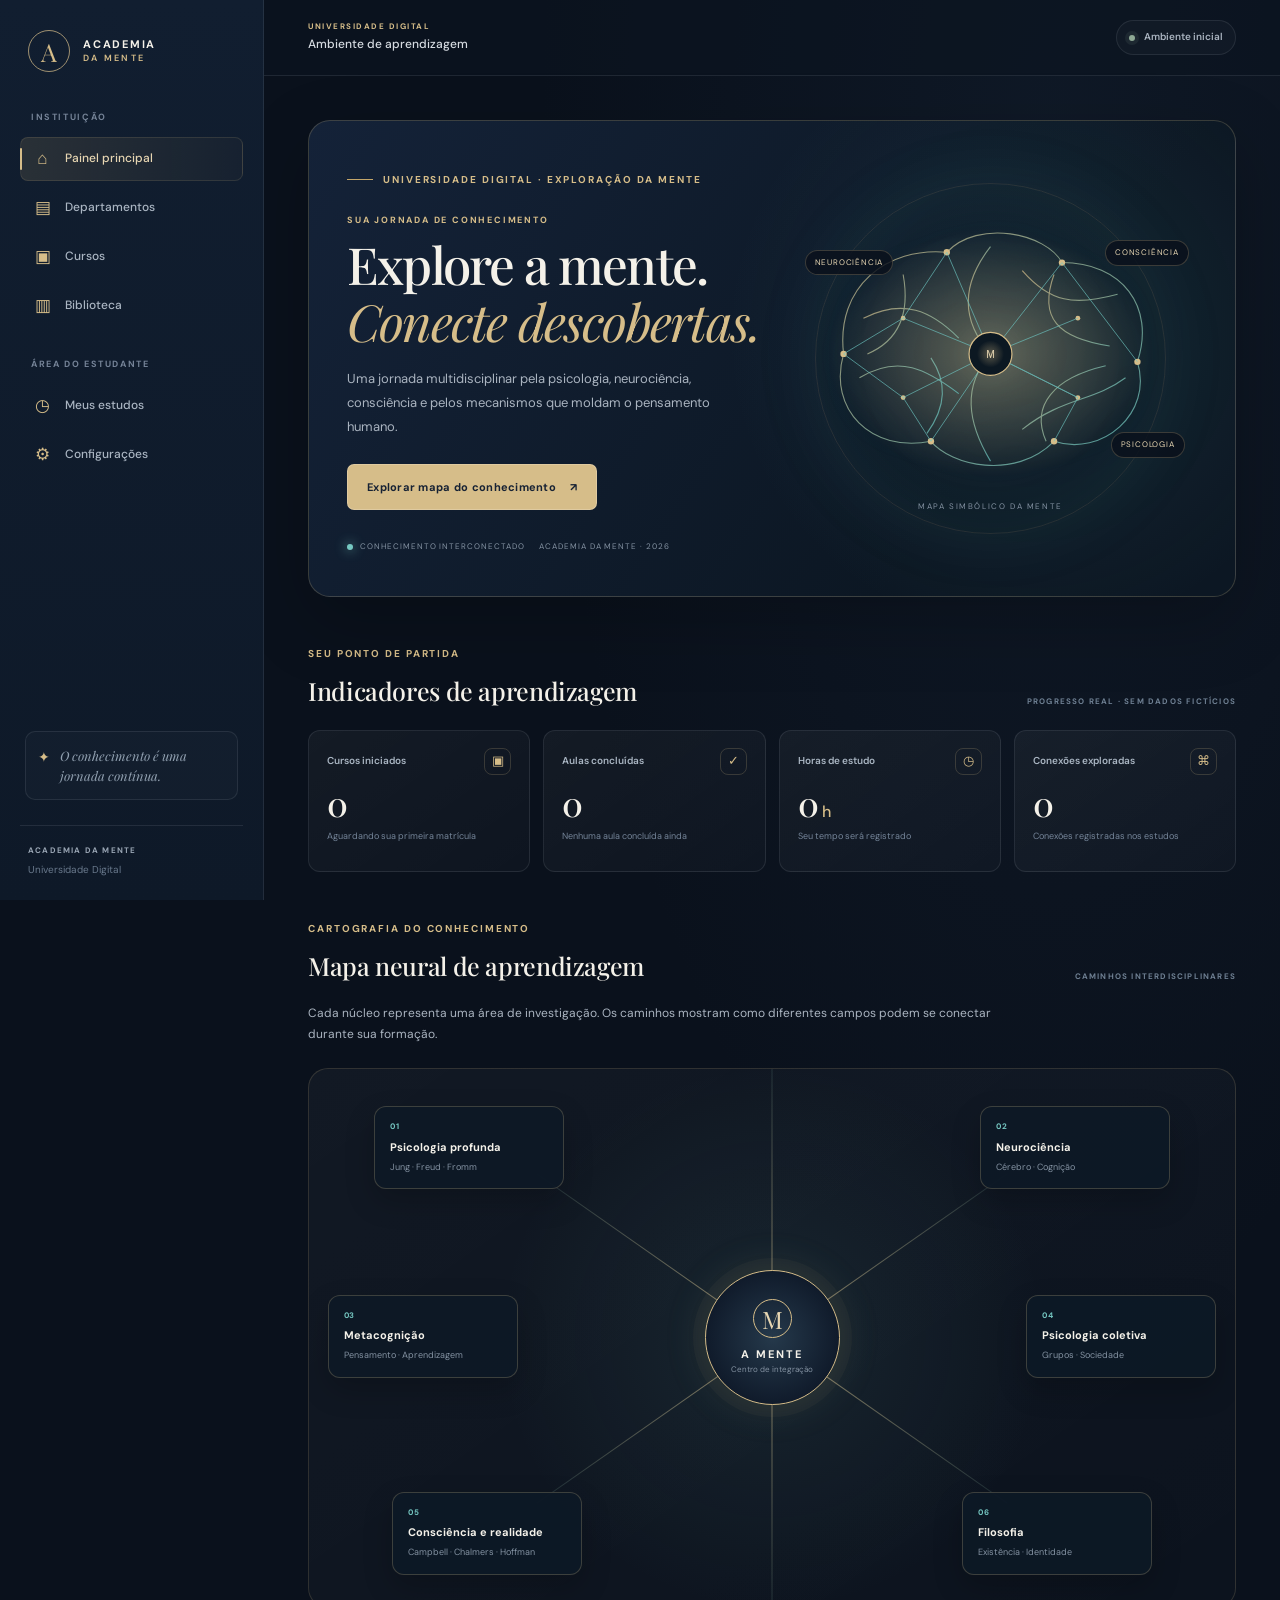
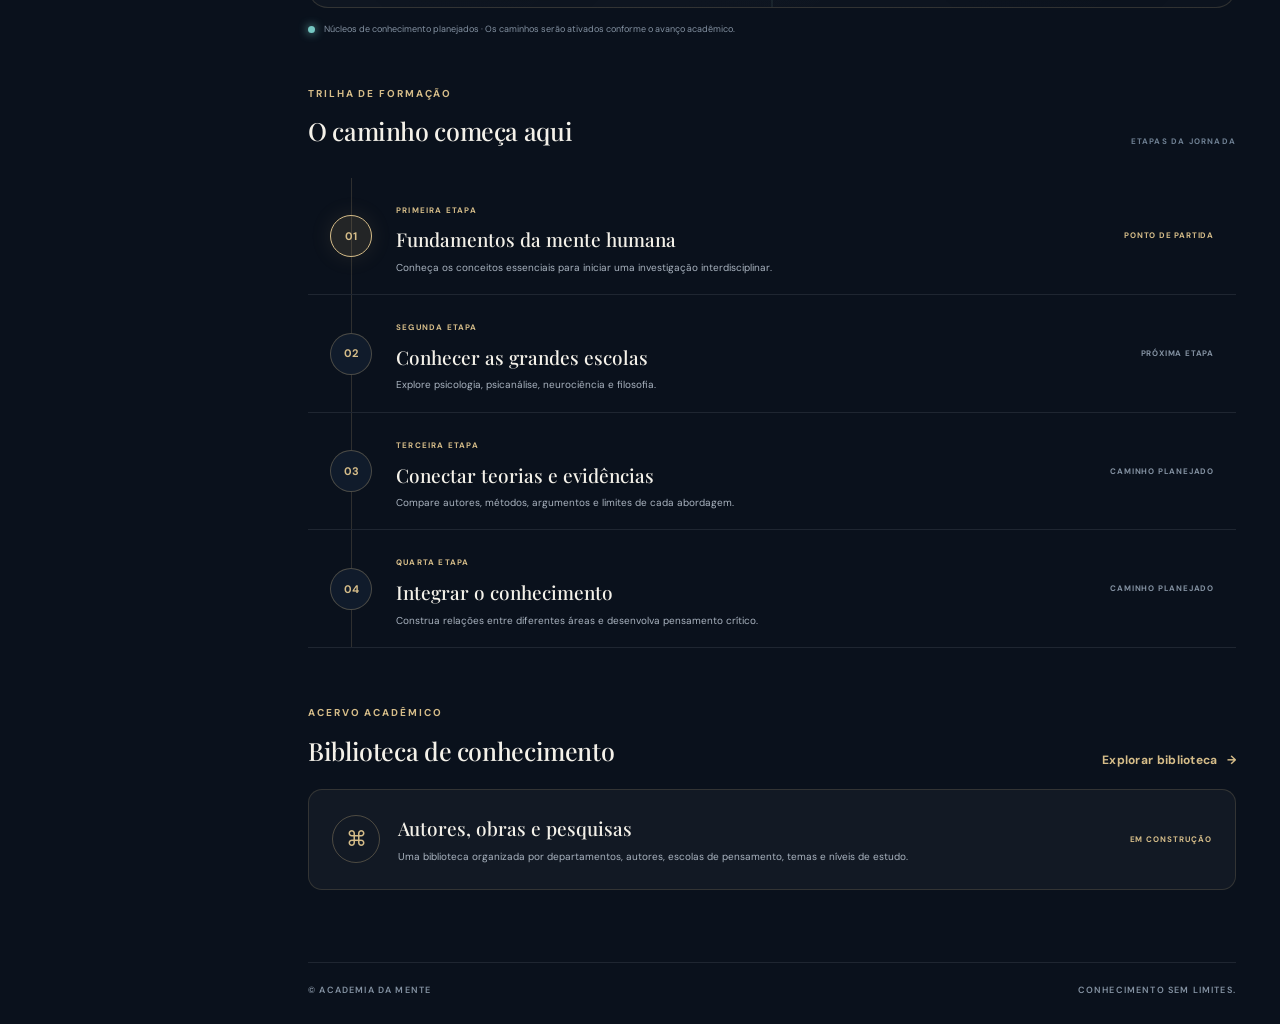
<file: index.html>
<!DOCTYPE html>
<html lang="pt-BR">
<head>
  <meta charset="UTF-8">
  <meta name="viewport" content="width=device-width, initial-scale=1.0">
  <meta name="theme-color" content="#101b2b">
  <meta name="description" content="Academia da Mente — universidade digital de conhecimento, desenvolvimento intelectual e aprendizagem.">
  <title>Academia da Mente | Universidade Digital</title>
  <link rel="stylesheet" href="style.css">
  <link rel="stylesheet" href="css/components.css">
  <link rel="stylesheet" href="css/dashboard.css">
  <link rel="stylesheet" href="css/responsive.css">
</head>
<body>
  <a class="skip-link" href="#conteudo">Ir para o conteúdo principal</a>

  <div class="app-layout">
    <aside class="sidebar" aria-label="Navegação principal">
      <a class="brand" href="index.html" aria-label="Academia da Mente — página inicial">
        <span class="brand-symbol" aria-hidden="true">A</span>
        <span class="brand-text"><strong>ACADEMIA</strong><span>DA MENTE</span></span>
      </a>

      <div class="sidebar-section">
        <span class="menu-label">INSTITUIÇÃO</span>
        <nav class="sidebar-nav">
          <a class="nav-link is-active" href="index.html" aria-current="page"><span class="nav-icon" aria-hidden="true">⌂</span><span>Painel principal</span></a>
          <a class="nav-link" href="pages/departamentos.html"><span class="nav-icon" aria-hidden="true">▤</span><span>Departamentos</span></a>
          <a class="nav-link" href="pages/cursos.html"><span class="nav-icon" aria-hidden="true">▣</span><span>Cursos</span></a>
          <a class="nav-link" href="pages/biblioteca.html"><span class="nav-icon" aria-hidden="true">▥</span><span>Biblioteca</span></a>
        </nav>
      </div>

      <div class="sidebar-section">
        <span class="menu-label">ÁREA DO ESTUDANTE</span>
        <nav class="sidebar-nav">
          <a class="nav-link" href="pages/meus-estudos.html"><span class="nav-icon" aria-hidden="true">◷</span><span>Meus estudos</span></a>
          <a class="nav-link" href="pages/configuracoes.html"><span class="nav-icon" aria-hidden="true">⚙</span><span>Configurações</span></a>
        </nav>
      </div>

      <div class="sidebar-bottom">
        <div class="sidebar-note">
          <span class="sidebar-note-mark" aria-hidden="true">✦</span>
          <p>O conhecimento é uma jornada contínua.</p>
        </div>
        <div class="sidebar-footer"><span>ACADEMIA DA MENTE</span><small>Universidade Digital</small></div>
      </div>
    </aside>

    <div class="main-layout">
      <header class="topbar">
        <div class="topbar-context">
          <span class="topbar-kicker">UNIVERSIDADE DIGITAL</span>
          <strong>Ambiente de aprendizagem</strong>
        </div>
        <div class="topbar-actions">
          <span class="status-dot" aria-hidden="true"></span>
          <span class="student-status">Ambiente inicial</span>
        </div>
      </header>

      <main id="conteudo" class="main-content">
        
        <section class="neural-hero" aria-labelledby="neural-title">
          <div class="neural-hero-copy">
            <span class="eyebrow"><span class="eyebrow-line"></span> UNIVERSIDADE DIGITAL · EXPLORAÇÃO DA MENTE</span>
            <p class="neural-overline">SUA JORNADA DE CONHECIMENTO</p>
            <h1 id="neural-title">Explore a mente.<br><em>Conecte descobertas.</em></h1>
            <p class="neural-description">Uma jornada multidisciplinar pela psicologia, neurociência, consciência e pelos mecanismos que moldam o pensamento humano.</p>
            <a class="button button-primary" href="#mapa-neural">Explorar mapa do conhecimento <span aria-hidden="true">↗</span></a>
            <div class="neural-hero-meta">
              <span><i></i> CONHECIMENTO INTERCONECTADO</span>
              <span>ACADEMIA DA MENTE · 2026</span>
            </div>
          </div>

          <div class="brain-visual" role="img" aria-label="Ilustração abstrata de um cérebro formado por conexões neurais">
            <div class="brain-halo"></div>
            <svg class="brain-svg" viewBox="0 0 520 390" aria-hidden="true">
              <defs>
                <radialGradient id="brainGlow">
                  <stop offset="0%" stop-color="#d6bd89" stop-opacity=".38"/>
                  <stop offset="100%" stop-color="#d6bd89" stop-opacity="0"/>
                </radialGradient>
                <linearGradient id="brainLine" x1="0" y1="0" x2="1" y2="1">
                  <stop offset="0%" stop-color="#d6bd89"/>
                  <stop offset="100%" stop-color="#66c8c5"/>
                </linearGradient>
              </defs>
              <ellipse cx="260" cy="190" rx="205" ry="155" fill="url(#brainGlow)"/>
              <g fill="none" stroke="url(#brainLine)" stroke-width="1.4" opacity=".72">
                <path d="M75 190 C65 105 130 55 205 62 C245 20 330 38 350 75 C425 75 468 130 445 200 C465 265 400 320 340 300 C290 350 210 330 185 300 C110 315 55 260 75 190Z"/>
                <path d="M260 55 C225 100 220 145 260 190 C225 230 230 275 260 325"/>
                <path d="M100 145 C150 120 185 135 220 170 M95 220 C145 190 180 210 220 240"/>
                <path d="M300 85 C335 125 365 130 420 115 M300 285 C350 245 390 250 430 220"/>
                <path d="M150 90 C160 145 140 175 105 190 M180 290 C205 255 205 225 185 195"/>
                <path d="M340 90 C320 145 345 170 410 180 M330 300 C310 255 340 220 405 205"/>
              </g>
              <g fill="#d6bd89">
                <circle cx="75" cy="190" r="4"/><circle cx="205" cy="62" r="4"/>
                <circle cx="350" cy="75" r="4"/><circle cx="445" cy="200" r="4"/>
                <circle cx="340" cy="300" r="4"/><circle cx="185" cy="300" r="4"/>
                <circle cx="260" cy="190" r="6"/><circle cx="150" cy="145" r="3"/>
                <circle cx="370" cy="145" r="3"/><circle cx="150" cy="245" r="3"/>
                <circle cx="370" cy="245" r="3"/>
              </g>
              <g fill="none" stroke="#70c9c5" stroke-width="1" opacity=".8">
                <path d="M75 190 L150 145 L205 62 L260 190 L350 75 L445 200"/>
                <path d="M75 190 L150 245 L185 300 L260 190 L370 245 L340 300"/>
                <path d="M150 145 L260 190 L370 145"/>
                <path d="M150 245 L260 190 L370 245"/>
              </g>
              <circle cx="260" cy="190" r="27" fill="#0c1822" stroke="#d6bd89" stroke-width="1.5"/>
              <circle cx="260" cy="190" r="17" fill="url(#brainGlow)"/>
              <text x="260" y="195" fill="#e7d6b2" font-size="13" text-anchor="middle" font-family="Arial">M</text>
            </svg>
            <span class="brain-label brain-label-one">NEUROCIÊNCIA</span>
            <span class="brain-label brain-label-two">CONSCIÊNCIA</span>
            <span class="brain-label brain-label-three">PSICOLOGIA</span>
            <span class="brain-caption">MAPA SIMBÓLICO DA MENTE</span>
          </div>
        </section>

        <section class="dashboard-section neural-stats" aria-labelledby="stats-title">
          <div class="section-heading">
            <div><span class="eyebrow">SEU PONTO DE PARTIDA</span><h2 id="stats-title">Indicadores de aprendizagem</h2></div>
            <span class="section-aside">PROGRESSO REAL · SEM DADOS FICTÍCIOS</span>
          </div>
          <div class="overview-grid">
            <article class="overview-card"><div class="metric-top"><span class="card-label">Cursos iniciados</span><span class="metric-icon">▣</span></div><strong>0</strong><small>Aguardando sua primeira matrícula</small></article>
            <article class="overview-card"><div class="metric-top"><span class="card-label">Aulas concluídas</span><span class="metric-icon">✓</span></div><strong>0</strong><small>Nenhuma aula concluída ainda</small></article>
            <article class="overview-card"><div class="metric-top"><span class="card-label">Horas de estudo</span><span class="metric-icon">◷</span></div><strong>0<span class="metric-unit">h</span></strong><small>Seu tempo será registrado</small></article>
            <article class="overview-card"><div class="metric-top"><span class="card-label">Conexões exploradas</span><span class="metric-icon">⌘</span></div><strong>0</strong><small>Conexões registradas nos estudos</small></article>
          </div>
        </section>

        <section class="dashboard-section" id="mapa-neural" aria-labelledby="map-title">
          <div class="section-heading">
            <div><span class="eyebrow">CARTOGRAFIA DO CONHECIMENTO</span><h2 id="map-title">Mapa neural de aprendizagem</h2></div>
            <span class="section-aside">CAMINHOS INTERDISCIPLINARES</span>
          </div>
          <p class="map-intro">Cada núcleo representa uma área de investigação. Os caminhos mostram como diferentes campos podem se conectar durante sua formação.</p>

          <div class="knowledge-map">
            <div class="map-center">
              <span class="map-center-symbol">M</span>
              <strong>A MENTE</strong>
              <small>Centro de integração</small>
            </div>
            <div class="map-connections" aria-hidden="true">
              <span class="connection connection-a"></span>
              <span class="connection connection-b"></span>
              <span class="connection connection-c"></span>
              <span class="connection connection-d"></span>
              <span class="connection connection-e"></span>
              <span class="connection connection-f"></span>
            </div>
            <div class="map-nodes">
              <a class="knowledge-node node-psychology" href="pages/departamentos.html"><span>01</span><strong>Psicologia profunda</strong><small>Jung · Freud · Fromm</small></a>
              <a class="knowledge-node node-neuro" href="pages/departamentos.html"><span>02</span><strong>Neurociência</strong><small>Cérebro · Cognição</small></a>
              <a class="knowledge-node node-meta" href="pages/departamentos.html"><span>03</span><strong>Metacognição</strong><small>Pensamento · Aprendizagem</small></a>
              <a class="knowledge-node node-social" href="pages/departamentos.html"><span>04</span><strong>Psicologia coletiva</strong><small>Grupos · Sociedade</small></a>
              <a class="knowledge-node node-consciousness" href="pages/departamentos.html"><span>05</span><strong>Consciência e realidade</strong><small>Campbell · Chalmers · Hoffman</small></a>
              <a class="knowledge-node node-philosophy" href="pages/departamentos.html"><span>06</span><strong>Filosofia</strong><small>Existência · Identidade</small></a>
            </div>
          </div>
          <p class="map-legend"><span></span> Núcleos de conhecimento planejados · Os caminhos serão ativados conforme o avanço acadêmico.</p>
        </section>

        <section class="dashboard-section" aria-labelledby="path-title">
          <div class="section-heading">
            <div><span class="eyebrow">TRILHA DE FORMAÇÃO</span><h2 id="path-title">O caminho começa aqui</h2></div>
            <span class="section-aside">ETAPAS DA JORNADA</span>
          </div>
          <div class="learning-path">
            <article class="path-step path-step-active"><span class="path-number">01</span><div><small>PRIMEIRA ETAPA</small><h3>Fundamentos da mente humana</h3><p>Conheça os conceitos essenciais para iniciar uma investigação interdisciplinar.</p></div><span class="path-status">PONTO DE PARTIDA</span></article>
            <article class="path-step"><span class="path-number">02</span><div><small>SEGUNDA ETAPA</small><h3>Conhecer as grandes escolas</h3><p>Explore psicologia, psicanálise, neurociência e filosofia.</p></div><span class="path-status">PRÓXIMA ETAPA</span></article>
            <article class="path-step"><span class="path-number">03</span><div><small>TERCEIRA ETAPA</small><h3>Conectar teorias e evidências</h3><p>Compare autores, métodos, argumentos e limites de cada abordagem.</p></div><span class="path-status">CAMINHO PLANEJADO</span></article>
            <article class="path-step"><span class="path-number">04</span><div><small>QUARTA ETAPA</small><h3>Integrar o conhecimento</h3><p>Construa relações entre diferentes áreas e desenvolva pensamento crítico.</p></div><span class="path-status">CAMINHO PLANEJADO</span></article>
          </div>
        </section>

        <section class="dashboard-section" aria-labelledby="library-title">
          <div class="section-heading"><div><span class="eyebrow">ACERVO ACADÊMICO</span><h2 id="library-title">Biblioteca de conhecimento</h2></div><a href="pages/biblioteca.html" class="text-link">Explorar biblioteca <span aria-hidden="true">→</span></a></div>
          <div class="library-feature">
            <span class="library-feature-icon">⌘</span>
            <div><h3>Autores, obras e pesquisas</h3><p>Uma biblioteca organizada por departamentos, autores, escolas de pensamento, temas e níveis de estudo.</p></div>
            <span class="library-feature-label">EM CONSTRUÇÃO</span>
          </div>
        </section>

      </main>

      <footer class="main-footer"><span>© ACADEMIA DA MENTE</span><span>Conhecimento sem limites.</span></footer>
    </div>
  </div>
</body>
</html>
</file>
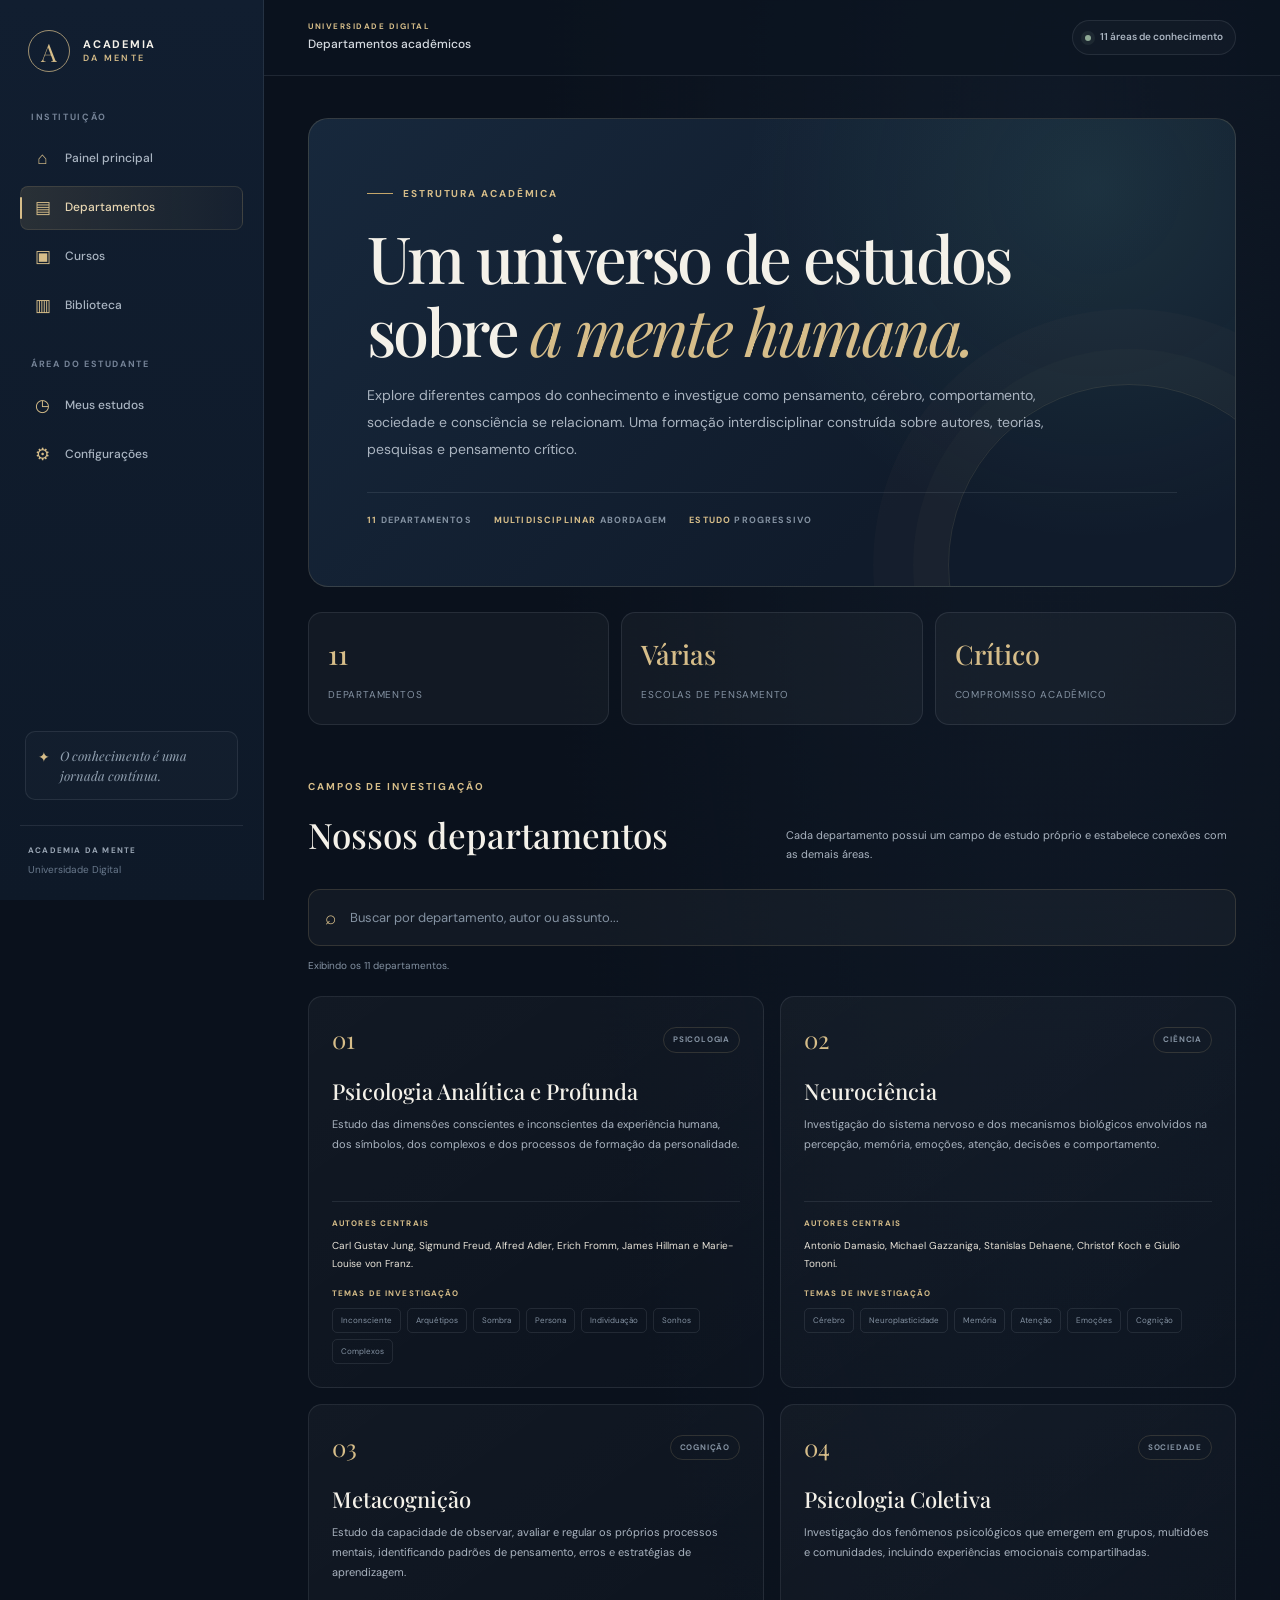
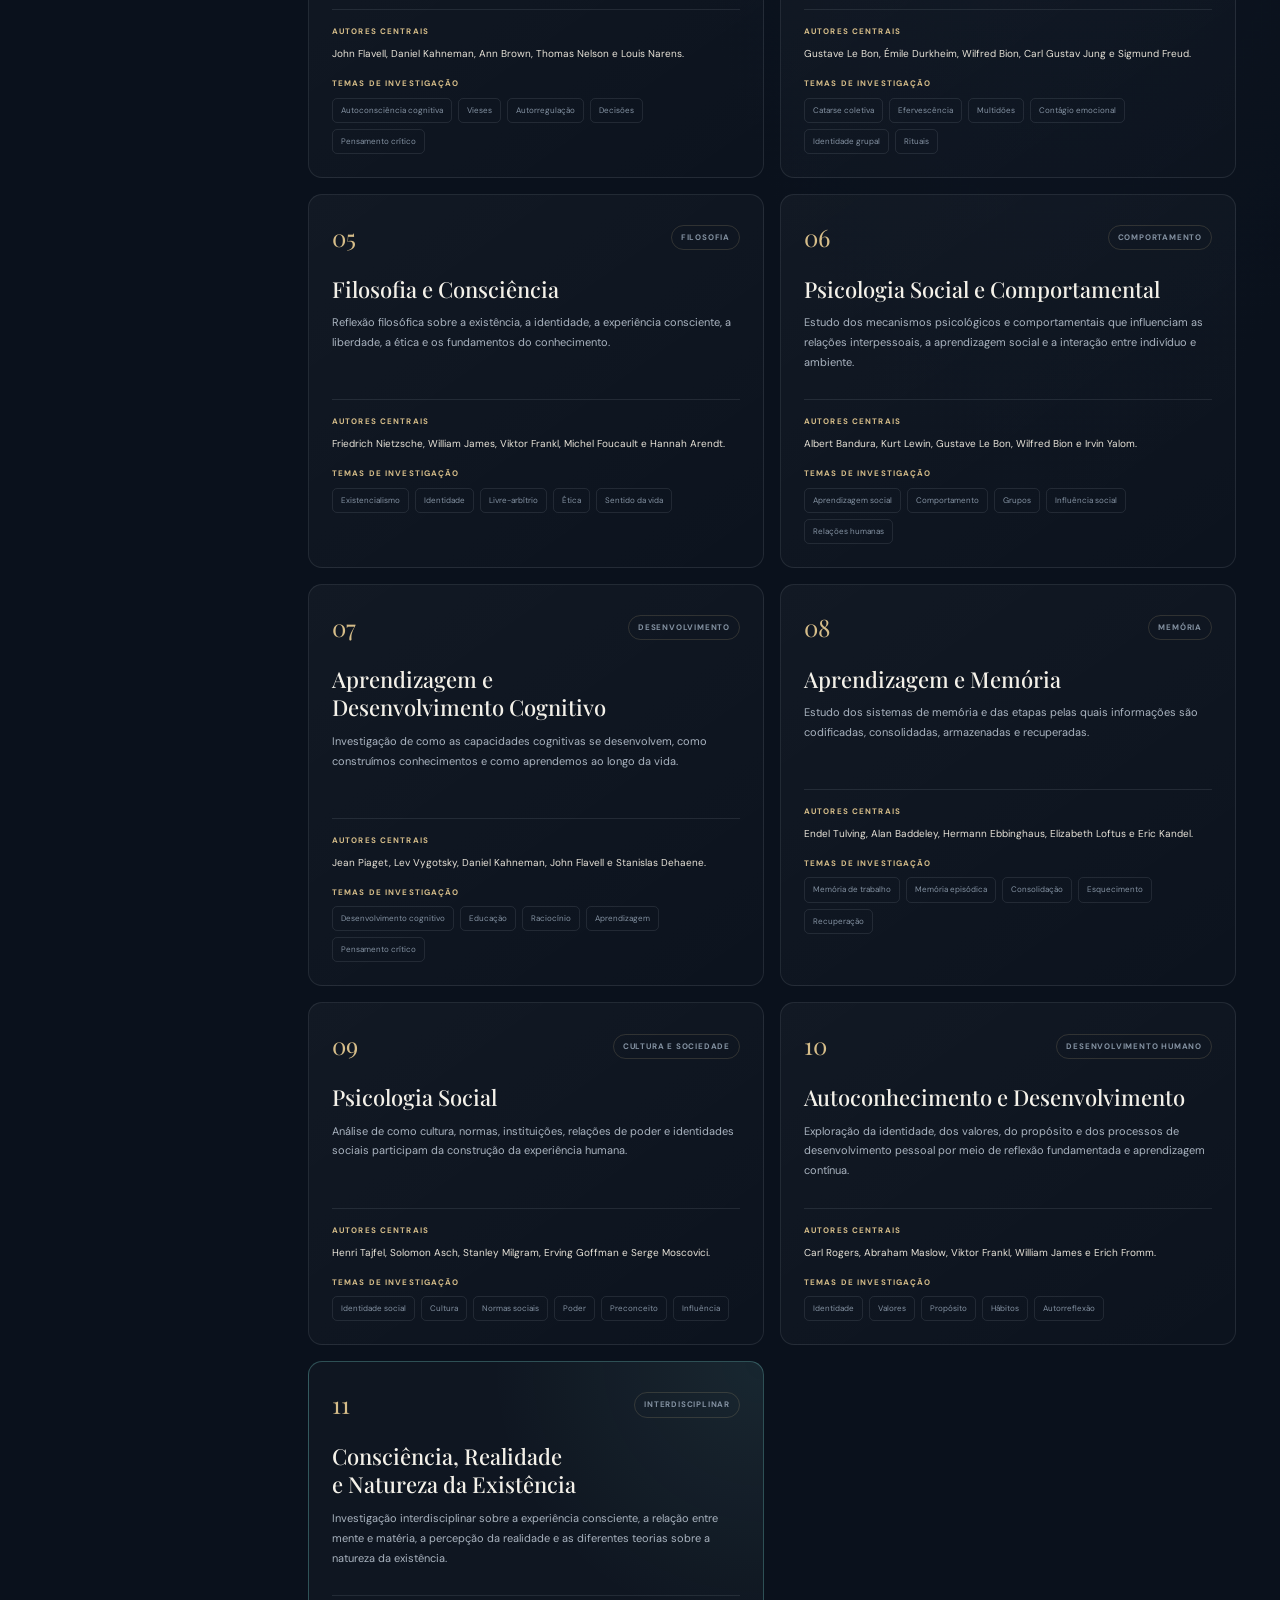
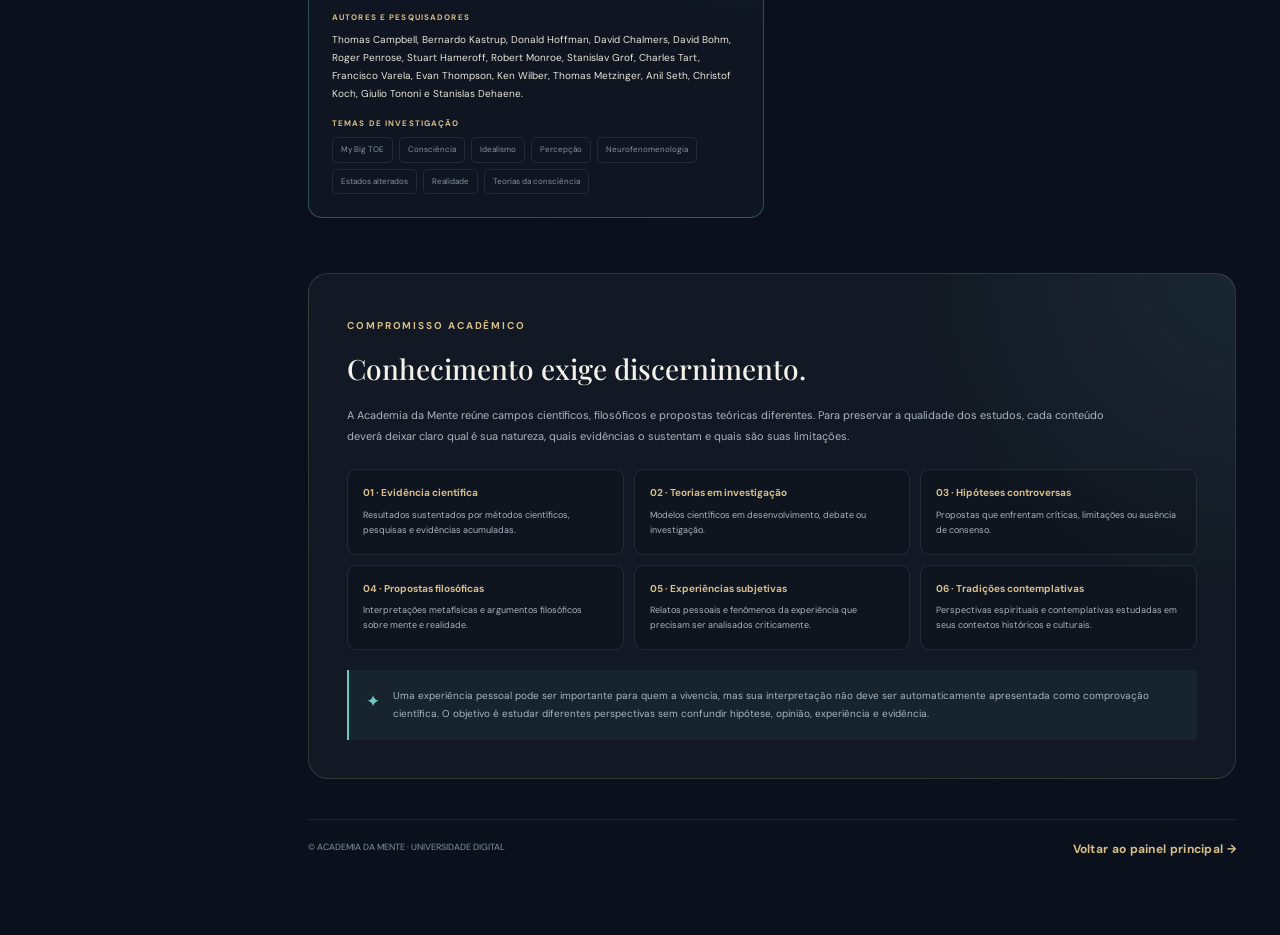
<file: pages/departamentos.html>
<!DOCTYPE html>
<html lang="pt-BR">
<head>
  <meta charset="UTF-8">
  <meta name="viewport" content="width=device-width, initial-scale=1.0">
  <meta name="theme-color" content="#101b2b">
  <meta name="description" content="Conheça os 11 departamentos da Academia da Mente: psicologia, neurociência, consciência, metacognição, filosofia e muito mais.">
  <title>Departamentos | Academia da Mente</title>

  <link rel="stylesheet" href="../style.css">
  <link rel="stylesheet" href="../css/components.css">
  <link rel="stylesheet" href="../css/dashboard.css">
  <link rel="stylesheet" href="../css/responsive.css">

  <style>
    .departments-page {
      width: min(100% - 88px, 1440px);
      margin: 0 auto;
      padding: 42px 0 76px;
    }

    .departments-hero {
      position: relative;
      overflow: hidden;
      padding: clamp(28px, 5vw, 58px);
      border: 1px solid var(--line);
      border-radius: var(--radius-lg);
      background:
        radial-gradient(circle at 85% 15%, rgba(112,201,197,.12), transparent 22rem),
        linear-gradient(135deg, #17283c, #101b2b 70%);
    }

    .departments-hero::after {
      position: absolute;
      right: -75px;
      bottom: -160px;
      width: 360px;
      height: 360px;
      border: 1px solid rgba(214,189,137,.13);
      border-radius: 50%;
      box-shadow:
        0 0 0 35px rgba(214,189,137,.025),
        0 0 0 75px rgba(214,189,137,.02);
      content: "";
      pointer-events: none;
    }

    .departments-hero h1 {
      position: relative;
      z-index: 1;
      max-width: 760px;
      margin: 19px 0 16px;
      color: var(--paper-100);
      font-family: var(--font-display);
      font-size: clamp(39px, 6vw, 65px);
      font-weight: 500;
      letter-spacing: -.04em;
      line-height: 1.12;
    }

    .departments-hero h1 em {
      color: var(--gold-400);
      font-weight: 400;
    }

    .departments-hero > p {
      position: relative;
      z-index: 1;
      max-width: 690px;
      margin-bottom: 25px;
      color: var(--muted-200);
      font-size: 14px;
      line-height: 1.9;
    }

    .hero-index {
      display: flex;
      flex-wrap: wrap;
      gap: 22px;
      position: relative;
      z-index: 1;
      margin-top: 30px;
      padding-top: 20px;
      border-top: 1px solid var(--line-cool);
    }

    .hero-index span {
      color: var(--muted-300);
      font-size: 9px;
      font-weight: 700;
      letter-spacing: .13em;
    }

    .hero-index strong {
      color: var(--gold-400);
    }

    .department-overview {
      display: grid;
      grid-template-columns: repeat(3, 1fr);
      gap: 12px;
      margin: 25px 0 48px;
    }

    .overview-item {
      padding: 19px;
      border: 1px solid var(--line-cool);
      border-radius: var(--radius-md);
      background: var(--surface);
    }

    .overview-item strong {
      display: block;
      margin-bottom: 4px;
      color: var(--gold-400);
      font-family: var(--font-display);
      font-size: 27px;
      font-weight: 500;
    }

    .overview-item span {
      color: var(--muted-300);
      font-size: 10px;
      letter-spacing: .08em;
      text-transform: uppercase;
    }

    .department-section-heading {
      display: flex;
      justify-content: space-between;
      align-items: end;
      gap: 20px;
      margin-bottom: 20px;
    }

    .department-section-heading h2 {
      margin: 8px 0 0;
      color: var(--paper-100);
      font-family: var(--font-display);
      font-size: clamp(25px, 3vw, 35px);
      font-weight: 500;
    }

    .department-section-heading p {
      max-width: 450px;
      margin: 0;
      font-size: 11px;
      line-height: 1.7;
    }

    .department-search {
      display: flex;
      align-items: center;
      gap: 12px;
      margin: 25px 0;
      padding: 12px 16px;
      border: 1px solid var(--line);
      border-radius: 12px;
      background: rgba(255,255,255,.035);
    }

    .department-search span {
      color: var(--gold-400);
      font-size: 19px;
    }

    .department-search input {
      width: 100%;
      min-width: 0;
      border: 0;
      outline: none;
      background: transparent;
      color: var(--paper-100);
      font-size: 13px;
    }

    .department-search input::placeholder {
      color: var(--muted-300);
    }

    .department-search:focus-within {
      border-color: var(--gold-400);
    }

    .search-feedback {
      min-height: 20px;
      margin: -13px 0 18px;
      color: var(--muted-300);
      font-size: 10px;
    }

    .departments-grid {
      display: grid;
      grid-template-columns: repeat(2, minmax(0, 1fr));
      gap: 16px;
    }

    .department-card {
      position: relative;
      display: flex;
      flex-direction: column;
      min-width: 0;
      padding: 23px;
      border: 1px solid var(--line-cool);
      border-radius: var(--radius-md);
      background:
        linear-gradient(145deg, rgba(255,255,255,.035), rgba(255,255,255,.012));
      transition: transform .2s ease, border-color .2s ease;
    }

    .department-card:hover {
      transform: translateY(-3px);
      border-color: rgba(214,189,137,.48);
    }

    .department-card.featured {
      border-color: rgba(112,201,197,.32);
      background:
        radial-gradient(circle at 100% 0%, rgba(112,201,197,.09), transparent 17rem),
        rgba(255,255,255,.025);
    }

    .department-card-top {
      display: flex;
      justify-content: space-between;
      align-items: center;
      gap: 12px;
      margin-bottom: 17px;
    }

    .department-number {
      color: var(--gold-400);
      font-family: var(--font-display);
      font-size: 24px;
    }

    .department-tag {
      padding: 5px 9px;
      border: 1px solid var(--line);
      border-radius: 20px;
      color: var(--muted-300);
      font-size: 8px;
      font-weight: 700;
      letter-spacing: .1em;
      text-transform: uppercase;
    }

    .department-card h3 {
      margin: 0 0 10px;
      color: var(--paper-100);
      font-family: var(--font-display);
      font-size: 22px;
      font-weight: 500;
      line-height: 1.3;
    }

    .department-description {
      min-height: 68px;
      margin: 0 0 18px;
      color: var(--muted-200);
      font-size: 11px;
      line-height: 1.8;
    }

    .department-detail {
      padding-top: 15px;
      border-top: 1px solid var(--line-cool);
    }

    .detail-label {
      display: block;
      margin-bottom: 7px;
      color: var(--gold-400);
      font-size: 8px;
      font-weight: 700;
      letter-spacing: .14em;
      text-transform: uppercase;
    }

    .department-authors {
      margin: 0 0 14px;
      color: var(--paper-200);
      font-size: 10px;
      line-height: 1.8;
    }

    .department-topics {
      display: flex;
      flex-wrap: wrap;
      gap: 6px;
    }

    .department-topics span {
      padding: 5px 8px;
      border: 1px solid rgba(211,221,232,.1);
      border-radius: 5px;
      color: var(--muted-300);
      font-size: 8px;
    }

    .department-card[hidden] {
      display: none;
    }

    .no-results {
      display: none;
      padding: 35px 20px;
      border: 1px dashed var(--line);
      border-radius: var(--radius-md);
      color: var(--muted-200);
      font-size: 12px;
      text-align: center;
    }

    .no-results.visible {
      display: block;
    }

    .methodology-panel {
      margin-top: 55px;
      padding: clamp(22px, 4vw, 38px);
      border: 1px solid var(--line);
      border-radius: var(--radius-lg);
      background:
        radial-gradient(circle at 100% 0%, rgba(112,201,197,.08), transparent 20rem),
        var(--surface);
    }

    .methodology-panel h2 {
      margin: 10px 0 12px;
      color: var(--paper-100);
      font-family: var(--font-display);
      font-size: 28px;
      font-weight: 500;
    }

    .methodology-panel > p {
      max-width: 760px;
      font-size: 11px;
      line-height: 1.9;
    }

    .evidence-levels {
      display: grid;
      grid-template-columns: repeat(3, 1fr);
      gap: 10px;
      margin-top: 23px;
    }

    .evidence-level {
      padding: 15px;
      border: 1px solid var(--line-cool);
      border-radius: 9px;
      background: rgba(0,0,0,.12);
    }

    .evidence-level strong {
      display: block;
      margin-bottom: 6px;
      color: var(--gold-400);
      font-size: 10px;
    }

    .evidence-level p {
      margin: 0;
      font-size: 9px;
      line-height: 1.7;
    }

    .department-note {
      display: flex;
      align-items: flex-start;
      gap: 13px;
      margin-top: 20px;
      padding: 17px;
      border-left: 2px solid #70c9c5;
      background: rgba(112,201,197,.055);
    }

    .department-note span {
      color: #70c9c5;
      font-size: 17px;
    }

    .department-note p {
      margin: 0;
      font-size: 10px;
      line-height: 1.8;
    }

    .departments-footer {
      display: flex;
      justify-content: space-between;
      flex-wrap: wrap;
      gap: 15px;
      margin-top: 40px;
      padding-top: 20px;
      border-top: 1px solid var(--line-cool);
      color: var(--muted-300);
      font-size: 9px;
    }

    @media (max-width: 900px) {
      .departments-page {
        width: min(100% - 48px, 1440px);
      }
    }

    @media (max-width: 650px) {
      .departments-page {
        width: calc(100% - 32px);
        padding-top: 25px;
      }

      .departments-hero {
        padding: 27px 20px;
      }

      .departments-hero h1 {
        font-size: 39px;
      }

      .departments-hero > p {
        font-size: 12px;
      }

      .hero-index {
        gap: 12px;
      }

      .hero-index span {
        font-size: 8px;
      }

      .department-overview {
        grid-template-columns: 1fr 1fr;
        gap: 8px;
        margin-bottom: 38px;
      }

      .overview-item {
        padding: 14px;
      }

      .overview-item strong {
        font-size: 23px;
      }

      .overview-item span {
        font-size: 8px;
      }

      .department-section-heading {
        display: block;
      }

      .department-section-heading p {
        margin-top: 10px;
      }

      .departments-grid {
        grid-template-columns: 1fr;
        gap: 11px;
      }

      .department-card {
        padding: 19px;
      }

      .department-description {
        min-height: 0;
      }

      .evidence-levels {
        grid-template-columns: 1fr;
      }

      .methodology-panel h2 {
        font-size: 24px;
      }
    }
  </style>
</head>

<body>
  <a class="skip-link" href="#conteudo">Ir para o conteúdo principal</a>

  <div class="app-layout">
    <aside class="sidebar" aria-label="Navegação principal">
      <a class="brand" href="../index.html" aria-label="Academia da Mente — página inicial">
        <span class="brand-symbol" aria-hidden="true">A</span>
        <span class="brand-text">
          <strong>ACADEMIA</strong>
          <span>DA MENTE</span>
        </span>
      </a>

      <div class="sidebar-section">
        <span class="menu-label">INSTITUIÇÃO</span>
        <nav class="sidebar-nav">
          <a class="nav-link" href="../index.html">
            <span class="nav-icon" aria-hidden="true">⌂</span>
            <span>Painel principal</span>
          </a>
          <a class="nav-link is-active" href="departamentos.html" aria-current="page">
            <span class="nav-icon" aria-hidden="true">▤</span>
            <span>Departamentos</span>
          </a>
          <a class="nav-link" href="cursos.html">
            <span class="nav-icon" aria-hidden="true">▣</span>
            <span>Cursos</span>
          </a>
          <a class="nav-link" href="biblioteca.html">
            <span class="nav-icon" aria-hidden="true">▥</span>
            <span>Biblioteca</span>
          </a>
        </nav>
      </div>

      <div class="sidebar-section">
        <span class="menu-label">ÁREA DO ESTUDANTE</span>
        <nav class="sidebar-nav">
          <a class="nav-link" href="meus-estudos.html">
            <span class="nav-icon" aria-hidden="true">◷</span>
            <span>Meus estudos</span>
          </a>
          <a class="nav-link" href="configuracoes.html">
            <span class="nav-icon" aria-hidden="true">⚙</span>
            <span>Configurações</span>
          </a>
        </nav>
      </div>

      <div class="sidebar-bottom">
        <div class="sidebar-note">
          <span class="sidebar-note-mark" aria-hidden="true">✦</span>
          <p>O conhecimento é uma jornada contínua.</p>
        </div>
        <div class="sidebar-footer">
          <span>ACADEMIA DA MENTE</span>
          <small>Universidade Digital</small>
        </div>
      </div>
    </aside>

    <div class="main-layout">
      <header class="topbar">
        <div class="topbar-context">
          <span class="topbar-kicker">UNIVERSIDADE DIGITAL</span>
          <strong>Departamentos acadêmicos</strong>
        </div>
        <div class="topbar-actions">
          <span class="status-dot" aria-hidden="true"></span>
          <span class="student-status">11 áreas de conhecimento</span>
        </div>
      </header>

      <main id="conteudo" class="departments-page">

        <section class="departments-hero">
          <span class="eyebrow">
            <span class="eyebrow-line"></span>
            ESTRUTURA ACADÊMICA
          </span>

          <h1>Um universo de estudos sobre <em>a mente humana.</em></h1>

          <p>
            Explore diferentes campos do conhecimento e investigue como
            pensamento, cérebro, comportamento, sociedade e consciência
            se relacionam. Uma formação interdisciplinar construída
            sobre autores, teorias, pesquisas e pensamento crítico.
          </p>

          <div class="hero-index">
            <span><strong>11</strong> DEPARTAMENTOS</span>
            <span><strong>MULTIDISCIPLINAR</strong> ABORDAGEM</span>
            <span><strong>ESTUDO</strong> PROGRESSIVO</span>
          </div>
        </section>

        <section class="department-overview" aria-label="Visão geral">
          <div class="overview-item">
            <strong>11</strong>
            <span>Departamentos</span>
          </div>
          <div class="overview-item">
            <strong>Várias</strong>
            <span>Escolas de pensamento</span>
          </div>
          <div class="overview-item">
            <strong>Crítico</strong>
            <span>Compromisso acadêmico</span>
          </div>
        </section>

        <section aria-labelledby="departments-title">
          <div class="department-section-heading">
            <div>
              <span class="eyebrow">CAMPOS DE INVESTIGAÇÃO</span>
              <h2 id="departments-title">Nossos departamentos</h2>
            </div>
            <p>
              Cada departamento possui um campo de estudo próprio e
              estabelece conexões com as demais áreas.
            </p>
          </div>

          <label class="department-search">
            <span aria-hidden="true">⌕</span>
            <input
              id="departmentSearch"
              type="search"
              placeholder="Buscar por departamento, autor ou assunto..."
              autocomplete="off"
              aria-label="Buscar departamentos, autores ou assuntos"
            >
          </label>

          <p class="search-feedback" id="searchFeedback" aria-live="polite">
            Exibindo os 11 departamentos.
          </p>

          <div class="departments-grid" id="departmentsGrid">

            
<a href="psicologia-profunda.html" class="department-card" data-search="psicologia analítica profunda jung freud adler fromm hillman von franz inconsciente arquétipos sombra persona individuação sonhos" style="text-decoration: none; color: inherit; display: block;">
  <div class="department-card-top">
    <span class="department-number">01</span>
    <span class="department-tag">Psicologia</span>
  </div>
  <h3>Psicologia Analítica e Profunda</h3>
  <p class="department-description">
    Estudo das dimensões conscientes e inconscientes da
    experiência humana, dos símbolos, dos complexos e dos
    processos de formação da personalidade.
  </p>
  <div class="department-detail">
    <span class="detail-label">Autores centrais</span>
    <p class="department-authors">
      Carl Gustav Jung, Sigmund Freud, Alfred Adler,
      Erich Fromm, James Hillman e Marie-Louise von Franz.
    </p>
    <span class="detail-label">Temas de investigação</span>
    <div class="department-topics">
      <span>Inconsciente</span>
      <span>Arquétipos</span>
      <span>Sombra</span>
      <span>Persona</span>
      <span>Individuação</span>
      <span>Sonhos</span>
      <span>Complexos</span>
    </div>
  </div>
</a>


            <article class="department-card" data-search="neurociência cérebro sistema nervoso neuroplasticidade memória atenção emoções decisões damasio gazzaniga dehaene koch tononi">
              <div class="department-card-top">
                <span class="department-number">02</span>
                <span class="department-tag">Ciência</span>
              </div>
              <h3>Neurociência</h3>
              <p class="department-description">
                Investigação do sistema nervoso e dos mecanismos
                biológicos envolvidos na percepção, memória, emoções,
                atenção, decisões e comportamento.
              </p>
              <div class="department-detail">
                <span class="detail-label">Autores centrais</span>
                <p class="department-authors">
                  Antonio Damasio, Michael Gazzaniga, Stanislas Dehaene,
                  Christof Koch e Giulio Tononi.
                </p>
                <span class="detail-label">Temas de investigação</span>
                <div class="department-topics">
                  <span>Cérebro</span>
                  <span>Neuroplasticidade</span>
                  <span>Memória</span>
                  <span>Atenção</span>
                  <span>Emoções</span>
                  <span>Cognição</span>
                </div>
              </div>
            </article>

            <article class="department-card" data-search="metacognição pensamento pensamento crítico autorregulação monitoramento cognitivo vieses crenças percepção decisões john flavell kahneman nelson">
              <div class="department-card-top">
                <span class="department-number">03</span>
                <span class="department-tag">Cognição</span>
              </div>
              <h3>Metacognição</h3>
              <p class="department-description">
                Estudo da capacidade de observar, avaliar e regular
                os próprios processos mentais, identificando padrões
                de pensamento, erros e estratégias de aprendizagem.
              </p>
              <div class="department-detail">
                <span class="detail-label">Autores centrais</span>
                <p class="department-authors">
                  John Flavell, Daniel Kahneman, Ann Brown,
                  Thomas Nelson e Louis Narens.
                </p>
                <span class="detail-label">Temas de investigação</span>
                <div class="department-topics">
                  <span>Autoconsciência cognitiva</span>
                  <span>Vieses</span>
                  <span>Autorregulação</span>
                  <span>Decisões</span>
                  <span>Pensamento crítico</span>
                </div>
              </div>
            </article>

            <article class="department-card" data-search="psicologia coletiva multidões catarse coletiva efervescência coletiva durkheim le bon bion identidade social contágio emocional grupos rituais">
              <div class="department-card-top">
                <span class="department-number">04</span>
                <span class="department-tag">Sociedade</span>
              </div>
              <h3>Psicologia Coletiva</h3>
              <p class="department-description">
                Investigação dos fenômenos psicológicos que emergem
                em grupos, multidões e comunidades, incluindo
                experiências emocionais compartilhadas.
              </p>
              <div class="department-detail">
                <span class="detail-label">Autores centrais</span>
                <p class="department-authors">
                  Gustave Le Bon, Émile Durkheim, Wilfred Bion,
                  Carl Gustav Jung e Sigmund Freud.
                </p>
                <span class="detail-label">Temas de investigação</span>
                <div class="department-topics">
                  <span>Catarse coletiva</span>
                  <span>Efervescência</span>
                  <span>Multidões</span>
                  <span>Contágio emocional</span>
                  <span>Identidade grupal</span>
                  <span>Rituais</span>
                </div>
              </div>
            </article>

            <article class="department-card" data-search="filosofia consciência nietzsche william james viktor frankl foucault hannah arendt existência livre arbítrio ética identidade realidade">
              <div class="department-card-top">
                <span class="department-number">05</span>
                <span class="department-tag">Filosofia</span>
              </div>
              <h3>Filosofia e Consciência</h3>
              <p class="department-description">
                Reflexão filosófica sobre a existência, a identidade,
                a experiência consciente, a liberdade, a ética e
                os fundamentos do conhecimento.
              </p>
              <div class="department-detail">
                <span class="detail-label">Autores centrais</span>
                <p class="department-authors">
                  Friedrich Nietzsche, William James, Viktor Frankl,
                  Michel Foucault e Hannah Arendt.
                </p>
                <span class="detail-label">Temas de investigação</span>
                <div class="department-topics">
                  <span>Existencialismo</span>
                  <span>Identidade</span>
                  <span>Livre-arbítrio</span>
                  <span>Ética</span>
                  <span>Sentido da vida</span>
                </div>
              </div>
            </article>

            <article class="department-card" data-search="psicologia social comportamental bandura kurt lewin gustave le bon bion yalom comportamento aprendizagem social relações interpessoais influência cultural">
              <div class="department-card-top">
                <span class="department-number">06</span>
                <span class="department-tag">Comportamento</span>
              </div>
              <h3>Psicologia Social e Comportamental</h3>
              <p class="department-description">
                Estudo dos mecanismos psicológicos e comportamentais
                que influenciam as relações interpessoais, a aprendizagem
                social e a interação entre indivíduo e ambiente.
              </p>
              <div class="department-detail">
                <span class="detail-label">Autores centrais</span>
                <p class="department-authors">
                  Albert Bandura, Kurt Lewin, Gustave Le Bon,
                  Wilfred Bion e Irvin Yalom.
                </p>
                <span class="detail-label">Temas de investigação</span>
                <div class="department-topics">
                  <span>Aprendizagem social</span>
                  <span>Comportamento</span>
                  <span>Grupos</span>
                  <span>Influência social</span>
                  <span>Relações humanas</span>
                </div>
              </div>
            </article>

            <article class="department-card" data-search="aprendizagem desenvolvimento cognitivo piaget vygotsky kahneman flavell dehaene desenvolvimento intelectual pensamento crítico educação">
              <div class="department-card-top">
                <span class="department-number">07</span>
                <span class="department-tag">Desenvolvimento</span>
              </div>
              <h3>Aprendizagem e Desenvolvimento Cognitivo</h3>
              <p class="department-description">
                Investigação de como as capacidades cognitivas se
                desenvolvem, como construímos conhecimentos e
                como aprendemos ao longo da vida.
              </p>
              <div class="department-detail">
                <span class="detail-label">Autores centrais</span>
                <p class="department-authors">
                  Jean Piaget, Lev Vygotsky, Daniel Kahneman,
                  John Flavell e Stanislas Dehaene.
                </p>
                <span class="detail-label">Temas de investigação</span>
                <div class="department-topics">
                  <span>Desenvolvimento cognitivo</span>
                  <span>Educação</span>
                  <span>Raciocínio</span>
                  <span>Aprendizagem</span>
                  <span>Pensamento crítico</span>
                </div>
              </div>
            </article>

            <article class="department-card" data-search="aprendizagem memória atenção codificação consolidação recuperação esquecimento memória episódica semântica trabalho tulving baddeley">
              <div class="department-card-top">
                <span class="department-number">08</span>
                <span class="department-tag">Memória</span>
              </div>
              <h3>Aprendizagem e Memória</h3>
              <p class="department-description">
                Estudo dos sistemas de memória e das etapas pelas quais
                informações são codificadas, consolidadas, armazenadas
                e recuperadas.
              </p>
              <div class="department-detail">
                <span class="detail-label">Autores centrais</span>
                <p class="department-authors">
                  Endel Tulving, Alan Baddeley, Hermann Ebbinghaus,
                  Elizabeth Loftus e Eric Kandel.
                </p>
                <span class="detail-label">Temas de investigação</span>
                <div class="department-topics">
                  <span>Memória de trabalho</span>
                  <span>Memória episódica</span>
                  <span>Consolidação</span>
                  <span>Esquecimento</span>
                  <span>Recuperação</span>
                </div>
              </div>
            </article>

            <article class="department-card" data-search="psicologia social cultura relações humanas poder influência identidade normas instituições sociologia tajfel asch milgram goffman">
              <div class="department-card-top">
                <span class="department-number">09</span>
                <span class="department-tag">Cultura e sociedade</span>
              </div>
              <h3>Psicologia Social</h3>
              <p class="department-description">
                Análise de como cultura, normas, instituições,
                relações de poder e identidades sociais participam
                da construção da experiência humana.
              </p>
              <div class="department-detail">
                <span class="detail-label">Autores centrais</span>
                <p class="department-authors">
                  Henri Tajfel, Solomon Asch, Stanley Milgram,
                  Erving Goffman e Serge Moscovici.
                </p>
                <span class="detail-label">Temas de investigação</span>
                <div class="department-topics">
                  <span>Identidade social</span>
                  <span>Cultura</span>
                  <span>Normas sociais</span>
                  <span>Poder</span>
                  <span>Preconceito</span>
                  <span>Influência</span>
                </div>
              </div>
            </article>

            <article class="department-card" data-search="autoconhecimento desenvolvimento pessoal carl rogers maslow frankl identidade valores propósito hábitos autorreflexão desenvolvimento humano">
              <div class="department-card-top">
                <span class="department-number">10</span>
                <span class="department-tag">Desenvolvimento humano</span>
              </div>
              <h3>Autoconhecimento e Desenvolvimento</h3>
              <p class="department-description">
                Exploração da identidade, dos valores, do propósito
                e dos processos de desenvolvimento pessoal por meio
                de reflexão fundamentada e aprendizagem contínua.
              </p>
              <div class="department-detail">
                <span class="detail-label">Autores centrais</span>
                <p class="department-authors">
                  Carl Rogers, Abraham Maslow, Viktor Frankl,
                  William James e Erich Fromm.
                </p>
                <span class="detail-label">Temas de investigação</span>
                <div class="department-topics">
                  <span>Identidade</span>
                  <span>Valores</span>
                  <span>Propósito</span>
                  <span>Hábitos</span>
                  <span>Autorreflexão</span>
                </div>
              </div>
            </article>

           
            <a class="department-card featured"
               href="consciencia-realidade.html"
               aria-label="Abrir Departamento 11: Consciência, Realidade e Natureza da Existência"
               data-search="consciência realidade existência thomas campbell my big toe bernardo kastrup donald hoffman david chalmers david bohm penrose hameroff monroe grof tart varela thompson wilber metzinger anil seth christof koch giulio tononi dehaene">

              <div class="department-card-top">
                <span class="department-number">11</span>
                <span class="department-tag">Interdisciplinar</span>
              </div>

              <h3>Consciência, Realidade e Natureza da Existência</h3>

              <p class="department-description">
                Investigação interdisciplinar sobre a experiência
                consciente, a relação entre mente e matéria, a
                percepção da realidade e as diferentes teorias
                sobre a natureza da existência.
              </p>

              <div class="department-detail">
                <span class="detail-label">Autores e pesquisadores</span>

                <p class="department-authors">
                  Thomas Campbell, Bernardo Kastrup, Donald Hoffman,
                  David Chalmers, David Bohm, Roger Penrose,
                  Stuart Hameroff, Robert Monroe, Stanislav Grof,
                  Charles Tart, Francisco Varela, Evan Thompson,
                  Ken Wilber, Thomas Metzinger, Anil Seth,
                  Christof Koch, Giulio Tononi e Stanislas Dehaene.
                </p>

                <span class="detail-label">Temas de investigação</span>

                <div class="department-topics">
                  <span>My Big TOE</span>
                  <span>Consciência</span>
                  <span>Idealismo</span>
                  <span>Percepção</span>
                  <span>Neurofenomenologia</span>
                  <span>Estados alterados</span>
                  <span>Realidade</span>
                  <span>Teorias da consciência</span>
                </div>
              </div>

            </a>


          </div>

          <div class="no-results" id="noResults">
            Nenhum departamento encontrado. Tente pesquisar por outro
            autor, área ou palavra-chave.
          </div>
        </section>

        <section class="methodology-panel" aria-labelledby="methodology-title">
          <span class="eyebrow">COMPROMISSO ACADÊMICO</span>
          <h2 id="methodology-title">Conhecimento exige discernimento.</h2>
          <p>
            A Academia da Mente reúne campos científicos, filosóficos
            e propostas teóricas diferentes. Para preservar a qualidade
            dos estudos, cada conteúdo deverá deixar claro qual é
            sua natureza, quais evidências o sustentam e quais são
            suas limitações.
          </p>

          <div class="evidence-levels">
            <div class="evidence-level">
              <strong>01 · Evidência científica</strong>
              <p>
                Resultados sustentados por métodos científicos,
                pesquisas e evidências acumuladas.
              </p>
            </div>

            <div class="evidence-level">
              <strong>02 · Teorias em investigação</strong>
              <p>
                Modelos científicos em desenvolvimento, debate
                ou investigação.
              </p>
            </div>

            <div class="evidence-level">
              <strong>03 · Hipóteses controversas</strong>
              <p>
                Propostas que enfrentam críticas, limitações
                ou ausência de consenso.
              </p>
            </div>

            <div class="evidence-level">
              <strong>04 · Propostas filosóficas</strong>
              <p>
                Interpretações metafísicas e argumentos
                filosóficos sobre mente e realidade.
              </p>
            </div>

            <div class="evidence-level">
              <strong>05 · Experiências subjetivas</strong>
              <p>
                Relatos pessoais e fenômenos da experiência
                que precisam ser analisados criticamente.
              </p>
            </div>

            <div class="evidence-level">
              <strong>06 · Tradições contemplativas</strong>
              <p>
                Perspectivas espirituais e contemplativas
                estudadas em seus contextos históricos e culturais.
              </p>
            </div>
          </div>

          <div class="department-note">
            <span aria-hidden="true">✦</span>
            <p>
              Uma experiência pessoal pode ser importante para quem
              a vivencia, mas sua interpretação não deve ser
              automaticamente apresentada como comprovação científica.
              O objetivo é estudar diferentes perspectivas sem
              confundir hipótese, opinião, experiência e evidência.
            </p>
          </div>
        </section>

        <footer class="departments-footer">
          <span>© ACADEMIA DA MENTE · UNIVERSIDADE DIGITAL</span>
          <a href="../index.html" class="text-link">
            Voltar ao painel principal →
          </a>
        </footer>

      </main>
    </div>
  </div>

  <script>
    const searchInput = document.getElementById("departmentSearch");
    const departmentCards = Array.from(
      document.querySelectorAll(".department-card")
    );
    const searchFeedback = document.getElementById("searchFeedback");
    const noResults = document.getElementById("noResults");

    searchInput.addEventListener("input", function () {
      const term = this.value
        .trim()
        .toLocaleLowerCase("pt-BR");

      let visibleCount = 0;

      departmentCards.forEach(function (card) {
        const searchableText = (
          card.innerText + " " +
          card.dataset.search
        ).toLocaleLowerCase("pt-BR");

        const matches = searchableText.includes(term);

        card.hidden = !matches;

        if (matches) {
          visibleCount++;
        }
      });

      searchFeedback.textContent =
        visibleCount === 1
          ? "1 departamento encontrado."
          : visibleCount + " departamentos encontrados.";

      noResults.classList.toggle("visible", visibleCount === 0);
    });
  </script>
</body>
</html>
</file>
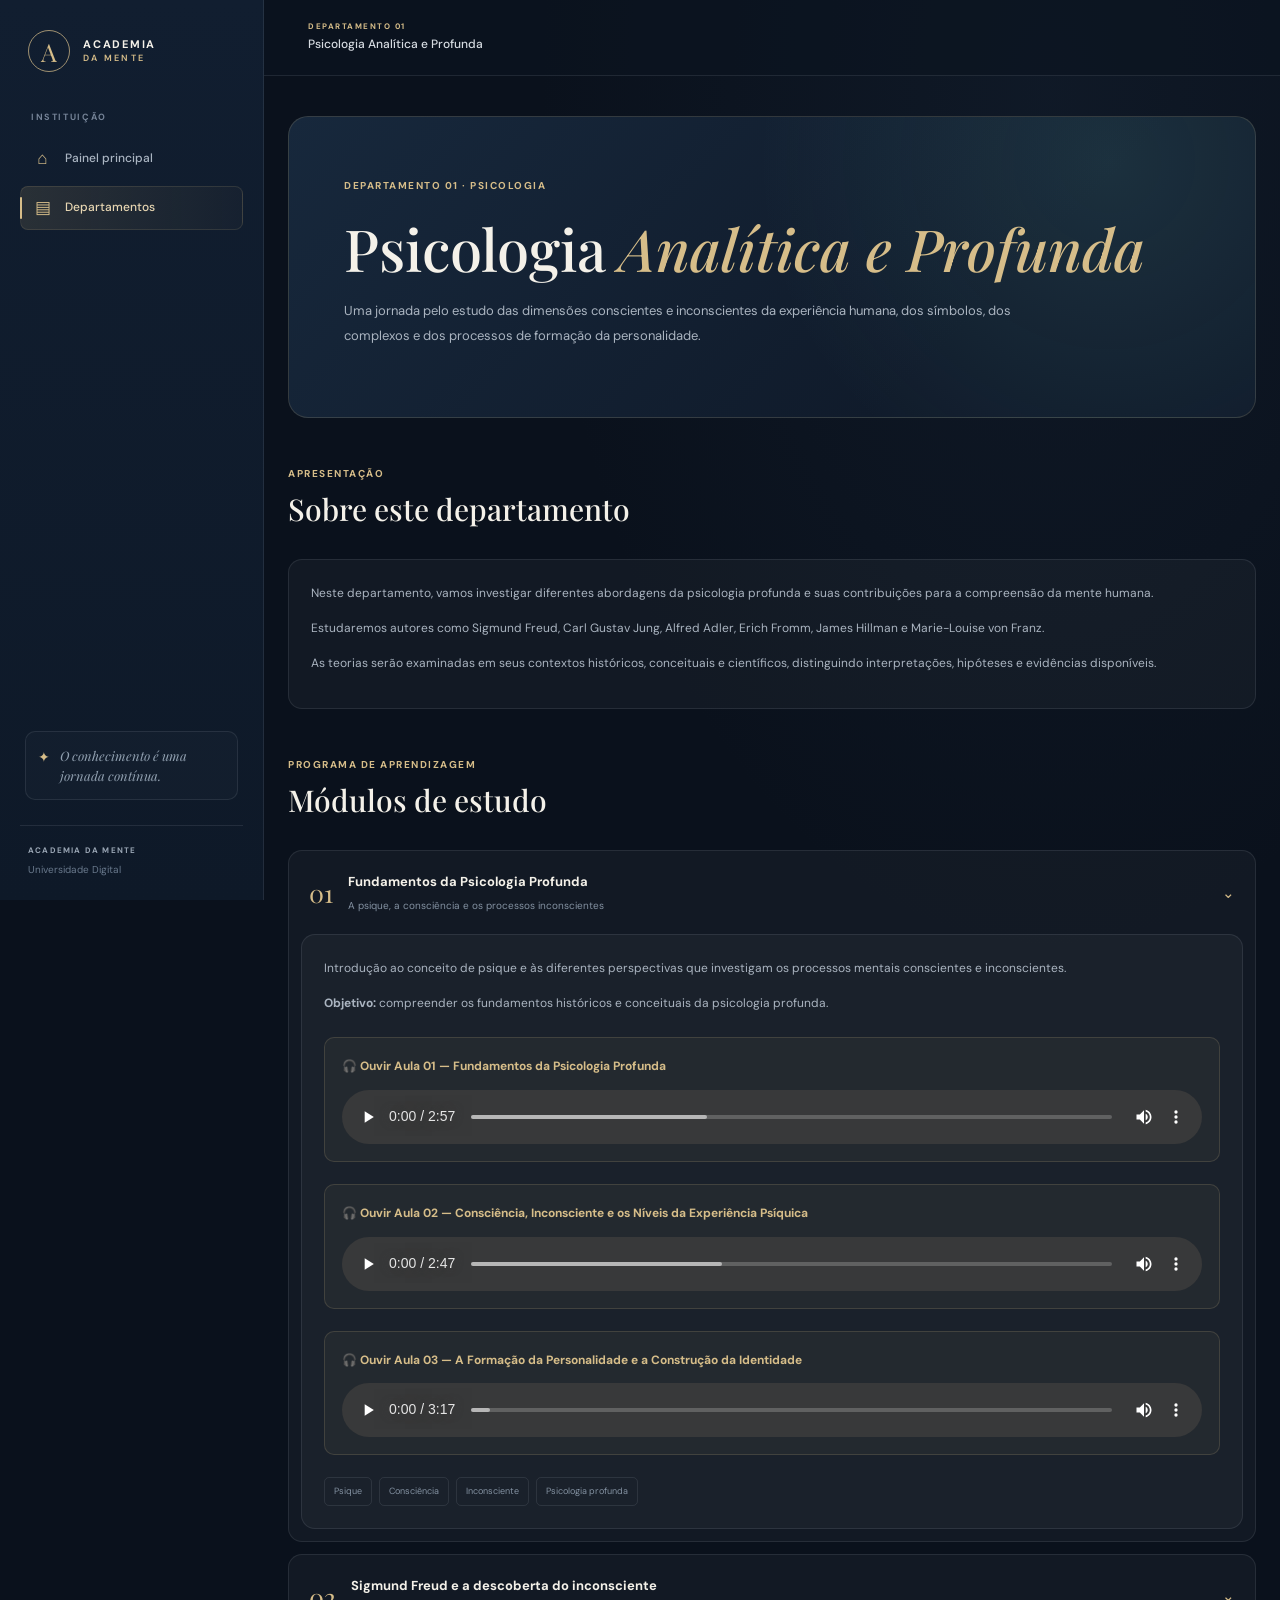
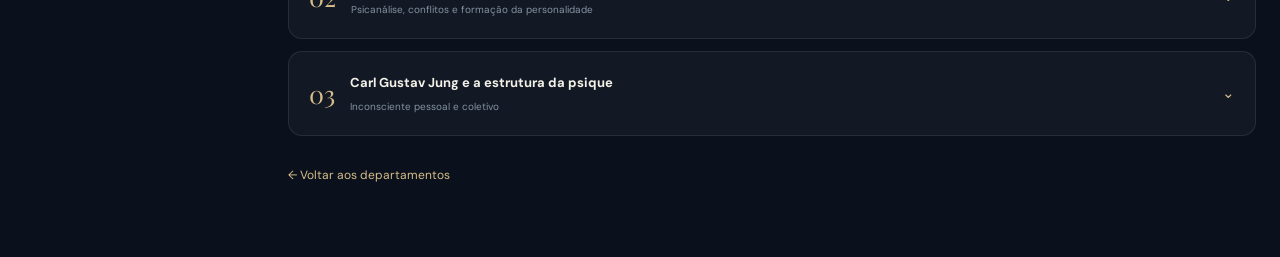
<file: pages/psicologia-profunda.html>
<!DOCTYPE html>
<html lang="pt-BR">
<head>
  <meta charset="UTF-8">
  <meta name="viewport" content="width=device-width, initial-scale=1.0">
  <meta name="theme-color" content="#101b2b">
  <meta name="description" content="Estudos de Psicologia Analítica e Profunda na Academia da Mente.">
  <title>Psicologia Analítica e Profunda | Academia da Mente</title>

  <link rel="stylesheet" href="../style.css">
  <link rel="stylesheet" href="../css/components.css">
  <link rel="stylesheet" href="../css/dashboard.css">
  <link rel="stylesheet" href="../css/responsive.css">

  <style>
    .study-page {
      width: min(100% - 48px, 1200px);
      margin: auto;
      padding: 40px 0 70px;
    }

    .study-hero {
      padding: clamp(25px, 5vw, 55px);
      border: 1px solid var(--line);
      border-radius: var(--radius-lg);
      background:
        radial-gradient(circle at 85% 15%, rgba(112,201,197,.12), transparent 22rem),
        linear-gradient(135deg, #17283c, #101b2b 70%);
    }

    .study-hero h1 {
      margin: 18px 0;
      color: var(--paper-100);
      font-family: var(--font-display);
      font-size: clamp(34px, 6vw, 58px);
      font-weight: 500;
      line-height: 1.15;
    }

    .study-hero h1 em {
      color: var(--gold-400);
    }

    .study-hero p {
      max-width: 720px;
      color: var(--muted-200);
      font-size: 13px;
      line-height: 1.9;
    }

    .eyebrow {
      color: var(--gold-400);
      font-size: 10px;
      font-weight: 700;
      letter-spacing: .15em;
    }

    .study-section {
      margin-top: 42px;
    }

    .study-section h2 {
      color: var(--paper-100);
      font-family: var(--font-display);
      font-weight: 500;
      font-size: 30px;
    }

    .intro-panel,
    .module-content {
      padding: 22px;
      border: 1px solid var(--line-cool);
      border-radius: var(--radius-md);
      background: var(--surface);
    }

    .intro-panel p,
    .module-content p {
      color: var(--muted-200);
      font-size: 12px;
      line-height: 1.9;
    }

    .curriculum {
      display: grid;
      gap: 12px;
    }

    .module-card {
      overflow: hidden;
      border: 1px solid var(--line-cool);
      border-radius: var(--radius-md);
      background: var(--surface);
    }

    .module-card summary {
      display: flex;
      align-items: center;
      gap: 15px;
      padding: 20px;
      cursor: pointer;
      list-style: none;
    }

    .module-card summary::-webkit-details-marker {
      display: none;
    }

    .module-number {
      color: var(--gold-400);
      font-family: var(--font-display);
      font-size: 25px;
    }

    .module-title {
      flex: 1;
      min-width: 0;
    }

    .module-title strong {
      display: block;
      color: var(--paper-100);
      font-size: 13px;
    }

    .module-title small {
      display: block;
      margin-top: 5px;
      color: var(--muted-300);
      font-size: 10px;
    }

    .module-arrow {
      color: var(--gold-400);
    }

    .module-content {
      margin: 0 12px 12px;
    }

    .module-topics {
      display: flex;
      flex-wrap: wrap;
      gap: 7px;
      margin-top: 18px;
    }

    .module-topics span {
      padding: 6px 9px;
      border: 1px solid var(--line-cool);
      border-radius: 5px;
      color: var(--muted-300);
      font-size: 9px;
    }

    .lesson-audio {
      margin: 22px 0;
      padding: 17px;
      border: 1px solid var(--line);
      border-radius: 10px;
      background: rgba(214,189,137,.05);
    }

    .lesson-audio p {
      color: var(--gold-400);
      font-size: 12px;
    }

    .lesson-audio audio {
      display: block;
      width: 100%;
      margin-top: 12px;
    }

    .back-link {
      display: inline-block;
      margin-top: 30px;
      color: var(--gold-400);
      font-size: 12px;
      text-decoration: none;
    }

    @media (max-width: 600px) {
      .study-page {
        width: calc(100% - 28px);
        padding-top: 22px;
      }

      .module-card summary {
        padding: 15px;
      }
    }
  </style>
</head>

<body>
  <div class="app-layout">

    <aside class="sidebar">
      <a class="brand" href="../index.html">
        <span class="brand-symbol">A</span>
        <span class="brand-text">
          <strong>ACADEMIA</strong>
          <span>DA MENTE</span>
        </span>
      </a>

      <div class="sidebar-section">
        <span class="menu-label">INSTITUIÇÃO</span>
        <nav class="sidebar-nav">
          <a class="nav-link" href="../index.html">
            <span class="nav-icon">⌂</span>
            <span>Painel principal</span>
          </a>
          <a class="nav-link is-active" href="departamentos.html">
            <span class="nav-icon">▤</span>
            <span>Departamentos</span>
          </a>
        </nav>
      </div>

      <div class="sidebar-bottom">
        <div class="sidebar-note">
          <span class="sidebar-note-mark">✦</span>
          <p>O conhecimento é uma jornada contínua.</p>
        </div>
        <div class="sidebar-footer">
          <span>ACADEMIA DA MENTE</span>
          <small>Universidade Digital</small>
        </div>
      </div>
    </aside>

    <div class="main-layout">
      <header class="topbar">
        <div class="topbar-context">
          <span class="topbar-kicker">DEPARTAMENTO 01</span>
          <strong>Psicologia Analítica e Profunda</strong>
        </div>
      </header>

      <main class="study-page">

        <section class="study-hero">
          <span class="eyebrow">DEPARTAMENTO 01 · PSICOLOGIA</span>

          <h1>Psicologia <em>Analítica e Profunda</em></h1>

          <p>
            Uma jornada pelo estudo das dimensões conscientes e
            inconscientes da experiência humana, dos símbolos,
            dos complexos e dos processos de formação da personalidade.
          </p>
        </section>

        <section class="study-section">
          <span class="eyebrow">APRESENTAÇÃO</span>
          <h2>Sobre este departamento</h2>

          <div class="intro-panel">
            <p>
              Neste departamento, vamos investigar diferentes
              abordagens da psicologia profunda e suas contribuições
              para a compreensão da mente humana.
            </p>

            <p>
              Estudaremos autores como Sigmund Freud, Carl Gustav Jung,
              Alfred Adler, Erich Fromm, James Hillman e
              Marie-Louise von Franz.
            </p>

            <p>
              As teorias serão examinadas em seus contextos históricos,
              conceituais e científicos, distinguindo interpretações,
              hipóteses e evidências disponíveis.
            </p>
          </div>
        </section>

        <section class="study-section" id="modulos">
          <span class="eyebrow">PROGRAMA DE APRENDIZAGEM</span>
          <h2>Módulos de estudo</h2>

          <div class="curriculum">

            <details class="module-card" open>
              <summary>
                <span class="module-number">01</span>
                <span class="module-title">
                  <strong>Fundamentos da Psicologia Profunda</strong>
                  <small>A psique, a consciência e os processos inconscientes</small>
                </span>
                <span class="module-arrow">⌄</span>
              </summary>

              <div class="module-content">
                <p>
                  Introdução ao conceito de psique e às diferentes
                  perspectivas que investigam os processos mentais
                  conscientes e inconscientes.
                </p>

                <p>
                  <strong>Objetivo:</strong> compreender os fundamentos
                  históricos e conceituais da psicologia profunda.
                </p>

                <div class="lesson-audio">
                  <p><strong>🎧 Ouvir Aula 01 — Fundamentos da Psicologia Profunda</strong></p>

                  <audio controls preload="metadata">
                    <source src="../audio/departamento-01/aula-01-fundamentos-psicologia-profunda.mp3" type="audio/mpeg">
                    Seu navegador não suporta áudio.
                  </audio>
                </div>
                
                <div class="lesson-audio">
                  <p><strong>🎧 Ouvir Aula 02 — Consciência, Inconsciente e os Níveis da Experiência Psíquica</strong></p>

                  <audio controls preload="metadata">
                    <source src="../audio/departamento-01/aula-02-consciencia-inconsciente.mp3" type="audio/mpeg">
                    Seu navegador não suporta áudio.
                  </audio>
                </div>
                <div class="lesson-audio">
                  <p><strong>🎧 Ouvir Aula 03 — A Formação da Personalidade e a Construção da Identidade</strong></p>
                  
                  <audio controls preload="metadata">
                    <source src="../audio/departamento-01/aula-03-formacao-da-personalidade.mp3" type="audio/mpeg">
                    Seu navegador não suporta áudio.
                  </audio>
                </div>

                <div class="module-topics">
                  <span>Psique</span>
                  <span>Consciência</span>
                  <span>Inconsciente</span>
                  <span>Psicologia profunda</span>
                </div>
              </div>
            </details>

            <details class="module-card">
              <summary>
                <span class="module-number">02</span>
                <span class="module-title">
                  <strong>Sigmund Freud e a descoberta do inconsciente</strong>
                  <small>Psicanálise, conflitos e formação da personalidade</small>
                </span>
                <span class="module-arrow">⌄</span>
              </summary>

              <div class="module-content">
                <p>
                  Estudo introdutório da trajetória de Freud,
                  da construção da psicanálise e de seus conceitos
                  fundamentais.
                </p>
                
                <div class="lesson-audio">
                  <p><strong>🎧 Ouvir Aula 04 — Sigmund Freud e o Nascimento da Psicanálise</strong></p>

                  <audio controls preload="metadata">
                    <source src="../audio/departamento-01/aula-04-sigmund-freud-nascimento-psicanalise.mp3" type="audio/mpeg">
                    Seu navegador não suporta áudio.
                  </audio>
                </div>

                <div class="lesson-audio">
                  <p><strong>🎧 Ouvir Aula 05 — O Inconsciente na Teoria de Sigmund Freud</strong></p>

                  <audio controls preload="metadata">
                    <source src="../audio/departamento-01/aula-05-inconsciente-teoria-freud.mp3" type="audio/mpeg">
                    Seu navegador não suporta áudio.
                  </audio>
                </div>

                <div class="lesson-audio">
                  <p><strong>🎧 Ouvir Aula 06 — A Primeira Tópica de Freud</strong></p>

                  <audio controls preload="metadata">
                    <source src="../audio/departamento-01/aula-06-primeira-topica-freud.mp3" type="audio/mpeg">
                    Seu navegador não suporta áudio.
                  </audio>
                </div>

                <div class="lesson-audio">
                  <p><strong>🎧 Ouvir Aula 07 — Repressão e Conflito Psíquico na Teoria de Freud</strong></p>

                  <audio controls preload="metadata">
                    <source src="../audio/departamento-01/aula-07-repressao-conflito-psiquico-freud.mp3" type="audio/mpeg">
                    Seu navegador não suporta áudio.
                  </audio>
                </div>

                <div class="lesson-audio">
                  <p><strong>🎧 Ouvir Aula 08 — Os Sonhos e sua Interpretação na Teoria de Freud</strong></p>

                  <audio controls preload="metadata">
                    <source src="../audio/departamento-01/aula-08-sonhos-interpretacao-freud.mp3" type="audio/mpeg">
                    Seu navegador não suporta áudio.
                  </audio>
                </div>

                <div class="lesson-audio">
                  <p><strong>🎧 Ouvir Aula 09 — A Segunda Tópica de Freud: Id, Ego e Superego</strong></p>

                  <audio controls preload="metadata">
                    <source src="../audio/departamento-01/aula-09-segunda-topica-id-ego-superego.mp3" type="audio/mpeg">
                    Seu navegador não suporta áudio.
                  </audio>
                </div>

                <div class="lesson-audio">
                  <p><strong>🎧 Ouvir Aula 10 — O Desenvolvimento Psicossexual na Teoria de Freud</strong></p>

                  <audio controls preload="metadata">
                    <source src="../audio/departamento-01/aula-10-desenvolvimento-psicossexual-freud.mp3" type="audio/mpeg">
                    Seu navegador não suporta áudio.
                  </audio>
                </div>

                <div class="lesson-audio">
                  <p><strong>🎧 Ouvir Aula 11 — Transferência e Contratransferência na Psicanálise</strong></p>

                  <audio controls preload="metadata">
                    <source src="../audio/departamento-01/aula-11-transferencia-contratransferencia-psicanalise.mp3" type="audio/mpeg">
                    Seu navegador não suporta áudio.
                  </audio>
                </div>

             

                <div class="module-topics">
                  <span>Psicanálise</span>
                  <span>Repressão</span>
                  <span>Sonhos</span>
                  <span>Conflitos psíquicos</span>
                </div>
              </div>
            </details>

            <details class="module-card">
              <summary>
                <span class="module-number">03</span>
                <span class="module-title">
                  <strong>Carl Gustav Jung e a estrutura da psique</strong>
                  <small>Inconsciente pessoal e coletivo</small>
                </span>
                <span class="module-arrow">⌄</span>
              </summary>

              <div class="module-content">
                <p>
                  Introdução à psicologia analítica de Jung,
                  sua concepção da psique e os principais conceitos
                  que serão aprofundados nas aulas seguintes.
                </p>
                
                <div class="lesson-audio">
                  <p><strong>🎧 Ouvir Aula 12 — Carl Gustav Jung: Trajetória, Encontro e Ruptura com Freud</strong></p>

                  <audio controls preload="metadata">
                    <source src="../audio/departamento-01/aula-12-jung-trajetoria-encontro-ruptura-freud.mp3" type="audio/mpeg">
                    Seu navegador não suporta áudio.
                  </audio>
                </div>

                <div class="lesson-audio">
                  <p><strong>🎧 Ouvir Aula 13 — A Estrutura da Psique na Psicologia Analítica</strong></p>

                  <audio controls preload="metadata">
                    <source src="../audio/departamento-01/aula-13-estrutura-psique-psicologia-analitica.mp3" type="audio/mpeg">
                    Seu navegador não suporta áudio.
                  </audio>
                </div>

                <div class="lesson-audio">
                  <p><strong>🎧 Ouvir Aula 14 — Inconsciente Pessoal e Inconsciente Coletivo</strong></p>

                  <audio controls preload="metadata">
                    <source src="../audio/departamento-01/aula-14-inconsciente-pessoal-coletivo-jung.mp3" type="audio/mpeg">
                    Seu navegador não suporta áudio.
                  </audio>
                </div>

                <div class="module-topics">
                  <span>Jung</span>
                  <span>Arquétipos</span>
                  <span>Inconsciente coletivo</span>
                  <span>Individuação</span>
                </div>
              </div>
            </details>

          </div>
        </section>

        <a class="back-link" href="departamentos.html">
          ← Voltar aos departamentos
        </a>

      </main>
    </div>
  </div>
</body>
</html>
</file>
<file: style.css>
/* =========================================================
   ACADEMIA DA MENTE — SISTEMA VISUAL GLOBAL
   Etapa 2: identidade visual, tipografia e estrutura base
   ========================================================= */

@import url('https://fonts.googleapis.com/css2?family=DM+Sans:wght@400;500;600;700&family=Playfair+Display:wght@400;500;600;700&display=swap');

:root {
  color-scheme: dark;
  --ink-950: #0a111c;
  --ink-900: #101b2b;
  --ink-850: #142238;
  --ink-800: #182a42;
  --ink-700: #243851;
  --ink-600: #3a5069;
  --gold-500: #c4a66a;
  --gold-400: #d6bd89;
  --gold-300: #e7d6b2;
  --paper-100: #f4f1e9;
  --paper-200: #e8e3d8;
  --muted-100: #d1d6dc;
  --muted-200: #aab4c0;
  --muted-300: #8492a2;
  --line: rgba(214, 189, 137, .17);
  --line-cool: rgba(211, 221, 232, .10);
  --surface: rgba(255,255,255,.035);
  --surface-hover: rgba(255,255,255,.06);
  --font-body: 'DM Sans', 'Segoe UI', Arial, sans-serif;
  --font-display: 'Playfair Display', Georgia, 'Times New Roman', serif;
  --sidebar-width: 264px;
  --content-width: 1440px;
  --radius-sm: 8px;
  --radius-md: 14px;
  --radius-lg: 20px;
  --shadow-soft: 0 18px 50px rgba(0,0,0,.18);
  font-synthesis: none;
  text-rendering: optimizeLegibility;
  -webkit-font-smoothing: antialiased;
  -moz-osx-font-smoothing: grayscale;
}

* { box-sizing: border-box; }
html { min-width: 320px; scroll-behavior: smooth; background: var(--ink-950); }
body {
  margin: 0;
  min-height: 100vh;
  background:
    radial-gradient(ellipse at 82% 5%, rgba(40,61,87,.18), transparent 32rem),
    var(--ink-950);
  color: var(--paper-100);
  font-family: var(--font-body);
  font-size: 15px;
  line-height: 1.65;
}
a { color: inherit; text-decoration: none; }
button, input, select, textarea { font: inherit; }
button, a { -webkit-tap-highlight-color: transparent; }
a:focus-visible, button:focus-visible, input:focus-visible, select:focus-visible, textarea:focus-visible {
  outline: 2px solid var(--gold-400);
  outline-offset: 4px;
}
::selection { background: rgba(196,166,106,.35); color: #fff; }

.skip-link {
  position: fixed;
  z-index: 1000;
  top: 12px;
  left: 12px;
  padding: 10px 16px;
  border-radius: 8px;
  background: var(--gold-400);
  color: var(--ink-950);
  font-weight: 700;
  transform: translateY(-160%);
}
.skip-link:focus { transform: translateY(0); }

h1, h2, h3, p { margin-top: 0; }
h1, h2, h3 { text-wrap: balance; }
p { color: var(--muted-200); }
img { display: block; max-width: 100%; }

.app-layout { min-height: 100vh; }
.main-layout { min-width: 0; margin-left: var(--sidebar-width); }
.main-content {
  width: min(100% - 88px, var(--content-width));
  margin: 0 auto;
  padding: 44px 0 72px;
}
.eyebrow {
  display: inline-flex;
  align-items: center;
  gap: 10px;
  color: var(--gold-400);
  font-size: 10px;
  font-weight: 700;
  letter-spacing: .19em;
  line-height: 1.5;
  text-transform: uppercase;
}
.eyebrow-line { display: inline-block; width: 26px; height: 1px; background: var(--gold-500); }
.text-link {
  display: inline-flex;
  align-items: center;
  gap: 9px;
  color: var(--gold-400);
  font-size: 12px;
  font-weight: 700;
  letter-spacing: .025em;
  transition: color .2s ease, gap .2s ease;
}
.text-link:hover { color: var(--gold-300); gap: 13px; }

.page-container {
  width: min(100% - 64px, 1120px);
  min-height: 100vh;
  margin: 0 auto;
  padding: 34px 0 28px;
  display: flex;
  flex-direction: column;
}
.page-header {
  display: flex;
  justify-content: space-between;
  align-items: center;
  gap: 20px;
  padding-bottom: 22px;
  border-bottom: 1px solid var(--line-cool);
}
.page-brand { display: inline-flex; align-items: center; gap: 12px; color: var(--paper-100); font-size: 11px; font-weight: 700; letter-spacing: .13em; }
.page-header-label { color: var(--muted-300); font-size: 10px; font-weight: 700; letter-spacing: .16em; }
.page-intro { padding: clamp(64px, 10vh, 110px) 0 54px; max-width: 760px; }
.page-intro h1 {
  margin: 18px 0 14px;
  color: var(--paper-100);
  font-family: var(--font-display);
  font-size: clamp(42px, 6vw, 68px);
  font-weight: 500;
  letter-spacing: -.035em;
  line-height: 1.12;
}
.page-intro p { max-width: 620px; margin-bottom: 0; font-size: 16px; line-height: 1.8; }
.page-empty-panel {
  position: relative;
  overflow: hidden;
  min-height: 300px;
  padding: 48px 28px;
  border: 1px solid var(--line);
  border-radius: var(--radius-lg);
  background:
    radial-gradient(circle at 50% 0%, rgba(196,166,106,.08), transparent 20rem),
    linear-gradient(145deg, rgba(255,255,255,.035), rgba(255,255,255,.012));
  text-align: center;
}
.page-empty-symbol {
  display: grid;
  place-items: center;
  width: 58px;
  height: 58px;
  margin: 0 auto 24px;
  border: 1px solid rgba(214,189,137,.35);
  border-radius: 50%;
  color: var(--gold-400);
  font-size: 24px;
}
.empty-overline { color: var(--gold-400); font-size: 9px; font-weight: 700; letter-spacing: .2em; }
.page-empty-panel h2 { margin: 10px 0; font-family: var(--font-display); font-size: 30px; font-weight: 500; }
.page-empty-panel p { max-width: 510px; margin: 0 auto 22px; }
.page-footer, .main-footer {
  display: flex;
  justify-content: space-between;
  gap: 20px;
  color: var(--muted-300);
  font-size: 9px;
  font-weight: 600;
  letter-spacing: .13em;
  text-transform: uppercase;
}
.page-footer { margin-top: auto; padding-top: 42px; }

/* =========================================================
   PAINEL NEURAL — ACADEMIA DA MENTE
   Primeira etapa da nova experiência visual
   ========================================================= */

.neural-hero {
  position: relative;
  display: grid;
  grid-template-columns: 1fr 1fr;
  align-items: center;
  gap: 24px;
  min-height: 390px;
  padding: 42px 38px;
  overflow: hidden;
  border: 1px solid rgba(214,189,137,.22);
  border-radius: 22px;
  background:
    radial-gradient(circle at 78% 45%, rgba(81,154,157,.13), transparent 19rem),
    linear-gradient(125deg, #142238, #0c1723 72%);
  box-shadow: 0 24px 70px rgba(0,0,0,.22);
}

.neural-hero-copy { position: relative; z-index: 2; max-width: 570px; }
.neural-overline { margin: 25px 0 8px; color: var(--gold-400); font-size: 9px; font-weight: 700; letter-spacing: .2em; }
.neural-hero h1 { margin: 0 0 17px; font-family: var(--font-display); font-size: clamp(34px, 4vw, 55px); font-weight: 500; line-height: 1.12; letter-spacing: -.035em; }
.neural-hero h1 em { color: var(--gold-400); font-weight: 400; }
.neural-description { max-width: 480px; margin-bottom: 25px; color: var(--muted-200); font-size: 13px; line-height: 1.85; }
.neural-hero-meta { display: flex; flex-wrap: wrap; gap: 14px; margin-top: 30px; color: var(--muted-300); font-size: 8px; letter-spacing: .12em; }
.neural-hero-meta span:first-child { display: inline-flex; align-items: center; gap: 7px; }
.neural-hero-meta i { width: 6px; height: 6px; border-radius: 50%; background: #76c9c2; box-shadow: 0 0 12px #76c9c2; }

.brain-visual { position: relative; display: grid; place-items: center; min-height: 310px; }
.brain-halo { position: absolute; width: 85%; aspect-ratio: 1; border: 1px solid rgba(214,189,137,.12); border-radius: 50%; box-shadow: 0 0 70px rgba(91,180,177,.08), inset 0 0 60px rgba(91,180,177,.06); }
.brain-svg { position: relative; z-index: 1; width: 100%; max-width: 520px; overflow: visible; filter: drop-shadow(0 0 12px rgba(112,201,197,.12)); }
.brain-label { position: absolute; z-index: 2; padding: 5px 9px; border: 1px solid rgba(214,189,137,.24); border-radius: 20px; background: rgba(10,17,28,.82); color: var(--gold-300); font-size: 8px; letter-spacing: .1em; }
.brain-label-one { top: 15%; left: 5%; }
.brain-label-two { top: 12%; right: 2%; }
.brain-label-three { right: 3%; bottom: 18%; }
.brain-caption { position: absolute; bottom: 0; color: var(--muted-300); font-size: 8px; letter-spacing: .2em; }

.neural-stats { margin-top: 34px; }
.map-intro { max-width: 690px; margin: -2px 0 22px; font-size: 12px; line-height: 1.8; }

.knowledge-map {
  position: relative;
  display: grid;
  place-items: center;
  min-height: 540px;
  padding: 35px;
  overflow: hidden;
  border: 1px solid var(--line);
  border-radius: var(--radius-lg);
  background:
    radial-gradient(circle at center, rgba(77,145,148,.12), transparent 17rem),
    linear-gradient(145deg, rgba(255,255,255,.035), rgba(255,255,255,.012));
}

.map-center { position: relative; z-index: 3; display: flex; flex-direction: column; align-items: center; justify-content: center; width: 135px; height: 135px; border: 1px solid var(--gold-400); border-radius: 50%; background: radial-gradient(circle, #25394b, #101b2b 70%); box-shadow: 0 0 0 12px rgba(214,189,137,.035), 0 0 45px rgba(214,189,137,.13); }
.map-center-symbol { display: grid; place-items: center; width: 39px; height: 39px; margin-bottom: 7px; border: 1px solid var(--gold-400); border-radius: 50%; color: var(--gold-300); font-family: var(--font-display); font-size: 24px; }
.map-center strong { color: var(--paper-100); font-size: 11px; letter-spacing: .18em; }
.map-center small { color: var(--muted-300); font-size: 8px; }

.map-connections { position: absolute; inset: 0; pointer-events: none; }
.connection { position: absolute; left: 50%; top: 50%; width: 31%; height: 1px; transform-origin: left center; background: linear-gradient(90deg, rgba(214,189,137,.65), rgba(112,201,197,.12)); }
.connection-a { transform: rotate(-145deg); }
.connection-b { transform: rotate(-90deg); }
.connection-c { transform: rotate(-35deg); }
.connection-d { transform: rotate(35deg); }
.connection-e { transform: rotate(90deg); }
.connection-f { transform: rotate(145deg); }

.map-nodes { position: absolute; inset: 0; }
.knowledge-node { position: absolute; z-index: 2; display: flex; flex-direction: column; gap: 4px; width: 190px; min-height: 83px; padding: 13px 15px; border: 1px solid rgba(214,189,137,.24); border-radius: 12px; background: rgba(13,25,38,.94); box-shadow: 0 12px 30px rgba(0,0,0,.2); transition: border-color .2s ease, transform .2s ease, background .2s ease; }
.knowledge-node:hover { transform: translateY(-4px); border-color: var(--gold-400); background: #182a3b; }
.knowledge-node > span { color: #75c7c2; font-size: 8px; font-weight: 700; letter-spacing: .12em; }
.knowledge-node strong { color: var(--paper-100); font-size: 11px; }
.knowledge-node small { color: var(--muted-300); font-size: 9px; }
.node-psychology { top: 7%; left: 7%; }
.node-neuro { top: 7%; right: 7%; }
.node-meta { top: 42%; left: 2%; }
.node-social { top: 42%; right: 2%; }
.node-consciousness { bottom: 6%; left: 9%; }
.node-philosophy { right: 9%; bottom: 6%; }

.map-legend { display: flex; align-items: center; gap: 9px; margin: 14px 0 0; color: var(--muted-300); font-size: 9px; }
.map-legend span { width: 7px; height: 7px; border-radius: 50%; background: #75c7c2; box-shadow: 0 0 10px #75c7c2; }

.learning-path { display: grid; gap: 0; padding: 8px 0; }
.path-step { position: relative; display: grid; grid-template-columns: 48px 1fr auto; align-items: center; gap: 18px; min-height: 112px; padding: 18px 22px; border-bottom: 1px solid var(--line-cool); }
.path-step::before { position: absolute; top: 0; bottom: 0; left: 43px; width: 1px; background: rgba(214,189,137,.18); content: ""; }
.path-number { position: relative; z-index: 1; display: grid; place-items: center; width: 42px; height: 42px; border: 1px solid rgba(214,189,137,.3); border-radius: 50%; background: var(--ink-900); color: var(--gold-400); font-size: 11px; font-weight: 700; }
.path-step-active .path-number { border-color: var(--gold-400); background: rgba(196,166,106,.13); box-shadow: 0 0 22px rgba(196,166,106,.12); }
.path-step small { color: var(--gold-400); font-size: 8px; font-weight: 700; letter-spacing: .15em; }
.path-step h3 { margin: 4px 0; color: var(--paper-100); font-family: var(--font-display); font-size: 19px; font-weight: 500; }
.path-step p { margin: 0; font-size: 10px; }
.path-status { color: var(--muted-300); font-size: 8px; font-weight: 700; letter-spacing: .1em; text-align: right; }
.path-step-active .path-status { color: var(--gold-400); }

.library-feature { display: flex; align-items: center; gap: 18px; padding: 23px; border: 1px solid var(--line); border-radius: var(--radius-md); background: var(--surface); }
.library-feature-icon { display: grid; flex: 0 0 48px; place-items: center; width: 48px; height: 48px; border: 1px solid rgba(214,189,137,.3); border-radius: 50%; color: var(--gold-400); font-size: 21px; }
.library-feature h3 { margin: 0 0 5px; font-family: var(--font-display); font-size: 19px; font-weight: 500; }
.library-feature p { margin: 0; font-size: 10px; }
.library-feature-label { margin-left: auto; color: var(--gold-400); font-size: 8px; font-weight: 700; letter-spacing: .12em; white-space: nowrap; }

@media (max-width: 900px) {
  .neural-hero { grid-template-columns: 1fr; }
  .brain-visual { min-height: 270px; }
  .knowledge-map { min-height: 620px; }
  .knowledge-node { width: 165px; }
}

@media (max-width: 600px) {
  .neural-hero { gap: 8px; padding: 27px 20px 20px; border-radius: 15px; }
  .neural-overline { margin-top: 19px; font-size: 8px; }
  .neural-hero h1 { font-size: 35px; }
  .neural-description { font-size: 11px; }
  .neural-hero-meta { gap: 8px; font-size: 7px; }
  .brain-visual { min-height: 220px; margin: 0 -8px; }
  .brain-label { padding: 4px 6px; font-size: 6px; }
  .brain-caption { font-size: 6px; }
  .knowledge-map { display: block; min-height: 0; padding: 20px 12px; }
  .map-center { width: 105px; height: 105px; margin: 10px auto 20px; }
  .map-center-symbol { width: 31px; height: 31px; font-size: 19px; }
  .map-connections { display: none; }
  .map-nodes { position: relative; display: grid; grid-template-columns: 1fr 1fr; gap: 9px; }
  .knowledge-node { position: relative; inset: auto; width: auto; min-height: 91px; padding: 10px; }
  .knowledge-node strong { font-size: 9px; }
  .knowledge-node small { font-size: 8px; }
  .map-legend { font-size: 8px; line-height: 1.5; }
  .path-step { grid-template-columns: 38px 1fr; gap: 12px; padding: 16px 5px; }
  .path-step::before { left: 23px; }
  .path-number { width: 36px; height: 36px; font-size: 9px; }
  .path-step h3 { font-size: 16px; }
  .path-step p { font-size: 9px; }
  .path-status { grid-column: 2; text-align: left; }
  .library-feature { align-items: flex-start; flex-wrap: wrap; gap: 12px; padding: 16px; }
  .library-feature-icon { flex-basis: 38px; width: 38px; height: 38px; }
  .library-feature h3 { font-size: 16px; }
  .library-feature p { font-size: 9px; }
  .library-feature-label { margin-left: 50px; }
}
</file>
<file: css/components.css>
/* =========================================================
   ACADEMIA DA MENTE — COMPONENTES REUTILIZÁVEIS
   ========================================================= */

.sidebar {
  position: fixed;
  z-index: 20;
  inset: 0 auto 0 0;
  display: flex;
  flex-direction: column;
  width: var(--sidebar-width);
  min-height: 100vh;
  padding: 30px 20px 22px;
  border-right: 1px solid var(--line-cool);
  background: linear-gradient(180deg, #111e30 0%, #0e1928 100%);
}
.brand { display: flex; align-items: center; gap: 13px; padding: 0 8px 38px; }
.brand-symbol {
  display: grid;
  place-items: center;
  flex: 0 0 42px;
  width: 42px;
  height: 42px;
  border: 1px solid rgba(214,189,137,.72);
  border-radius: 50%;
  color: var(--gold-400);
  font-family: var(--font-display);
  font-size: 25px;
  line-height: 1;
}
.brand-text { display: flex; flex-direction: column; gap: 2px; line-height: 1.25; }
.brand-text strong { color: var(--paper-100); font-size: 11px; font-weight: 700; letter-spacing: .16em; }
.brand-text span { color: var(--gold-400); font-size: 9px; font-weight: 600; letter-spacing: .25em; }
.sidebar-section { margin-bottom: 29px; }
.menu-label {
  display: block;
  padding: 0 11px 12px;
  color: #758397;
  font-size: 9px;
  font-weight: 700;
  letter-spacing: .18em;
}
.sidebar-nav { display: grid; gap: 5px; }
.nav-link {
  position: relative;
  display: flex;
  align-items: center;
  gap: 13px;
  min-height: 44px;
  padding: 0 12px;
  border: 1px solid transparent;
  border-radius: 8px;
  color: #aab5c2;
  font-size: 12px;
  font-weight: 500;
  transition: color .2s ease, background .2s ease, border-color .2s ease;
}
.nav-link:hover { background: rgba(255,255,255,.045); color: var(--paper-100); }
.nav-link.is-active {
  border-color: rgba(214,189,137,.13);
  background: linear-gradient(90deg, rgba(196,166,106,.14), rgba(196,166,106,.035));
  color: var(--gold-300);
}
.nav-link.is-active::before {
  position: absolute;
  top: 10px;
  bottom: 10px;
  left: -1px;
  width: 2px;
  border-radius: 2px;
  background: var(--gold-400);
  content: "";
}
.nav-icon { display: inline-grid; place-items: center; width: 19px; color: var(--gold-400); font-size: 17px; line-height: 1; }
.sidebar-bottom { margin-top: auto; }
.sidebar-note { display: flex; align-items: flex-start; gap: 10px; margin: 0 5px 25px; padding: 14px 12px; border: 1px solid var(--line-cool); border-radius: 10px; background: rgba(255,255,255,.018); }
.sidebar-note-mark { color: var(--gold-400); font-size: 14px; }
.sidebar-note p { margin: 0; color: #91a0b0; font-family: var(--font-display); font-size: 13px; font-style: italic; line-height: 1.5; }
.sidebar-footer { display: flex; flex-direction: column; gap: 4px; padding: 18px 8px 0; border-top: 1px solid var(--line-cool); }
.sidebar-footer span { color: #9ba7b5; font-size: 8px; font-weight: 700; letter-spacing: .15em; }
.sidebar-footer small { color: #69798c; font-size: 10px; }

.topbar {
  display: flex;
  align-items: center;
  justify-content: space-between;
  min-height: 76px;
  padding: 0 max(44px, calc((100vw - var(--sidebar-width) - var(--content-width))/2));
  border-bottom: 1px solid var(--line-cool);
  background: rgba(12,20,32,.58);
}
.topbar-context { display: flex; flex-direction: column; gap: 2px; }
.topbar-kicker { color: var(--gold-400); font-size: 8px; font-weight: 700; letter-spacing: .19em; }
.topbar-context strong { color: #d6dbe1; font-size: 12px; font-weight: 500; }
.topbar-actions { display: flex; align-items: center; gap: 9px; padding: 8px 12px; border: 1px solid var(--line-cool); border-radius: 99px; background: rgba(255,255,255,.025); }
.status-dot { width: 6px; height: 6px; border-radius: 50%; background: #8ea995; box-shadow: 0 0 0 4px rgba(142,169,149,.1); }
.student-status { color: var(--muted-200); font-size: 10px; font-weight: 600; }

.button {
  display: inline-flex;
  align-items: center;
  justify-content: center;
  gap: 14px;
  min-height: 46px;
  padding: 0 19px;
  border: 1px solid transparent;
  border-radius: 7px;
  font-size: 11px;
  font-weight: 700;
  letter-spacing: .025em;
  transition: transform .2s ease, background .2s ease, border-color .2s ease;
}
.button:hover { transform: translateY(-2px); }
.button-primary { border-color: rgba(231,214,178,.55); background: var(--gold-400); color: #172234; }
.button-primary:hover { background: var(--gold-300); }

@media (prefers-reduced-motion: reduce) {
  *, *::before, *::after { scroll-behavior: auto !important; animation-duration: .01ms !important; animation-iteration-count: 1 !important; transition-duration: .01ms !important; }
}
/* =========================================================
   ACADEMIA DA MENTE — COMPONENTES REUTILIZÁVEIS
   ========================================================= */

.sidebar {
  position: fixed;
  z-index: 20;
  inset: 0 auto 0 0;
  display: flex;
  flex-direction: column;
  width: var(--sidebar-width);
  min-height: 100vh;
  padding: 30px 20px 22px;
  border-right: 1px solid var(--line-cool);
  background: linear-gradient(180deg, #111e30 0%, #0e1928 100%);
}
.brand { display: flex; align-items: center; gap: 13px; padding: 0 8px 38px; }
.brand-symbol {
  display: grid;
  place-items: center;
  flex: 0 0 42px;
  width: 42px;
  height: 42px;
  border: 1px solid rgba(214,189,137,.72);
  border-radius: 50%;
  color: var(--gold-400);
  font-family: var(--font-display);
  font-size: 25px;
  line-height: 1;
}
.brand-text { display: flex; flex-direction: column; gap: 2px; line-height: 1.25; }
.brand-text strong { color: var(--paper-100); font-size: 11px; font-weight: 700; letter-spacing: .16em; }
.brand-text span { color: var(--gold-400); font-size: 9px; font-weight: 600; letter-spacing: .25em; }
.sidebar-section { margin-bottom: 29px; }
.menu-label {
  display: block;
  padding: 0 11px 12px;
  color: #758397;
  font-size: 9px;
  font-weight: 700;
  letter-spacing: .18em;
}
.sidebar-nav { display: grid; gap: 5px; }
.nav-link {
  position: relative;
  display: flex;
  align-items: center;
  gap: 13px;
  min-height: 44px;
  padding: 0 12px;
  border: 1px solid transparent;
  border-radius: 8px;
  color: #aab5c2;
  font-size: 12px;
  font-weight: 500;
  transition: color .2s ease, background .2s ease, border-color .2s ease;
}
.nav-link:hover { background: rgba(255,255,255,.045); color: var(--paper-100); }
.nav-link.is-active {
  border-color: rgba(214,189,137,.13);
  background: linear-gradient(90deg, rgba(196,166,106,.14), rgba(196,166,106,.035));
  color: var(--gold-300);
}
.nav-link.is-active::before {
  position: absolute;
  top: 10px;
  bottom: 10px;
  left: -1px;
  width: 2px;
  border-radius: 2px;
  background: var(--gold-400);
  content: "";
}
.nav-icon { display: inline-grid; place-items: center; width: 19px; color: var(--gold-400); font-size: 17px; line-height: 1; }
.sidebar-bottom { margin-top: auto; }
.sidebar-note { display: flex; align-items: flex-start; gap: 10px; margin: 0 5px 25px; padding: 14px 12px; border: 1px solid var(--line-cool); border-radius: 10px; background: rgba(255,255,255,.018); }
.sidebar-note-mark { color: var(--gold-400); font-size: 14px; }
.sidebar-note p { margin: 0; color: #91a0b0; font-family: var(--font-display); font-size: 13px; font-style: italic; line-height: 1.5; }
.sidebar-footer { display: flex; flex-direction: column; gap: 4px; padding: 18px 8px 0; border-top: 1px solid var(--line-cool); }
.sidebar-footer span { color: #9ba7b5; font-size: 8px; font-weight: 700; letter-spacing: .15em; }
.sidebar-footer small { color: #69798c; font-size: 10px; }

.topbar {
  display: flex;
  align-items: center;
  justify-content: space-between;
  min-height: 76px;
  padding: 0 max(44px, calc((100vw - var(--sidebar-width) - var(--content-width))/2));
  border-bottom: 1px solid var(--line-cool);
  background: rgba(12,20,32,.58);
}
.topbar-context { display: flex; flex-direction: column; gap: 2px; }
.topbar-kicker { color: var(--gold-400); font-size: 8px; font-weight: 700; letter-spacing: .19em; }
.topbar-context strong { color: #d6dbe1; font-size: 12px; font-weight: 500; }
.topbar-actions { display: flex; align-items: center; gap: 9px; padding: 8px 12px; border: 1px solid var(--line-cool); border-radius: 99px; background: rgba(255,255,255,.025); }
.status-dot { width: 6px; height: 6px; border-radius: 50%; background: #8ea995; box-shadow: 0 0 0 4px rgba(142,169,149,.1); }
.student-status { color: var(--muted-200); font-size: 10px; font-weight: 600; }

.button {
  display: inline-flex;
  align-items: center;
  justify-content: center;
  gap: 14px;
  min-height: 46px;
  padding: 0 19px;
  border: 1px solid transparent;
  border-radius: 7px;
  font-size: 11px;
  font-weight: 700;
  letter-spacing: .025em;
  transition: transform .2s ease, background .2s ease, border-color .2s ease;
}
.button:hover { transform: translateY(-2px); }
.button-primary { border-color: rgba(231,214,178,.55); background: var(--gold-400); color: #172234; }
.button-primary:hover { background: var(--gold-300); }

@media (prefers-reduced-motion: reduce) {
  *, *::before, *::after { scroll-behavior: auto !important; animation-duration: .01ms !important; animation-iteration-count: 1 !important; transition-duration: .01ms !important; }
}
</file>
<file: css/dashboard.css>
/* =========================================================
   ACADEMIA DA MENTE — PAINEL PRINCIPAL
   ========================================================= */

.welcome-section {
  position: relative;
  display: flex;
  align-items: center;
  justify-content: space-between;
  min-height: 300px;
  overflow: hidden;
  padding: 48px 56px;
  border: 1px solid rgba(214,189,137,.22);
  border-radius: var(--radius-lg);
  background:
    radial-gradient(ellipse at 80% 48%, rgba(68,91,118,.28), transparent 26rem),
    linear-gradient(112deg, #172941 0%, #142338 56%, #1a2c43 100%);
  box-shadow: var(--shadow-soft);
}
.welcome-section::after {
  position: absolute;
  right: 0;
  bottom: 0;
  left: 0;
  height: 2px;
  background: linear-gradient(90deg, transparent, rgba(214,189,137,.65), transparent);
  content: "";
}
.welcome-copy { position: relative; z-index: 1; max-width: 620px; }
.welcome-copy h1 {
  margin: 18px 0 13px;
  color: #f6f2e9;
  font-family: var(--font-display);
  font-size: clamp(38px, 4.2vw, 55px);
  font-weight: 500;
  letter-spacing: -.035em;
  line-height: 1.13;
}
.welcome-copy h1 em { color: var(--gold-400); font-weight: 400; }
.welcome-copy p { max-width: 540px; margin-bottom: 23px; color: #b4c0cd; font-size: 13px; line-height: 1.8; }
.welcome-seal { display: grid; place-items: center; width: 220px; height: 220px; margin-right: 18px; opacity: .8; }
.seal-ring {
  position: relative;
  display: flex;
  flex-direction: column;
  align-items: center;
  justify-content: center;
  width: 184px;
  height: 184px;
  border: 1px solid rgba(214,189,137,.43);
  border-radius: 50%;
  box-shadow: 0 0 0 9px rgba(214,189,137,.035), inset 0 0 0 8px rgba(214,189,137,.035);
}
.seal-ring::before, .seal-ring::after { position: absolute; inset: 13px; border: 1px dashed rgba(214,189,137,.24); border-radius: 50%; content: ""; }
.seal-ring::after { inset: -18px; border-style: solid; border-color: rgba(214,189,137,.12); }
.seal-star { color: var(--gold-400); font-size: 17px; }
.seal-letter { color: var(--gold-300); font-family: var(--font-display); font-size: 70px; line-height: 1.05; }
.seal-caption { margin-top: 4px; color: #a99a7d; font-size: 6px; font-weight: 700; letter-spacing: .22em; }

.dashboard-section { margin-top: 43px; }
.section-heading { display: flex; align-items: end; justify-content: space-between; gap: 20px; margin-bottom: 18px; }
.section-heading h2 { margin: 6px 0 0; color: var(--paper-100); font-family: var(--font-display); font-size: 25px; font-weight: 500; letter-spacing: -.015em; }
.section-aside { padding-bottom: 3px; color: #6f8093; font-size: 8px; font-weight: 700; letter-spacing: .15em; }

.overview-grid { display: grid; grid-template-columns: repeat(4, minmax(0, 1fr)); gap: 13px; }
.overview-card {
  min-height: 142px;
  padding: 17px 18px 15px;
  border: 1px solid var(--line-cool);
  border-radius: 12px;
  background: linear-gradient(145deg, rgba(255,255,255,.045), rgba(255,255,255,.018));
  transition: border-color .2s ease, transform .2s ease, background .2s ease;
}
.overview-card:hover { transform: translateY(-3px); border-color: rgba(214,189,137,.28); background: var(--surface-hover); }
.metric-top { display: flex; align-items: center; justify-content: space-between; gap: 8px; }
.card-label { color: #aab6c3; font-size: 10px; font-weight: 600; }
.metric-icon { display: grid; place-items: center; width: 27px; height: 27px; border: 1px solid rgba(214,189,137,.2); border-radius: 8px; color: var(--gold-400); font-size: 13px; }
.overview-card > strong { display: block; margin: 10px 0 0; color: var(--paper-100); font-family: var(--font-display); font-size: 34px; font-weight: 500; line-height: 1.1; }
.metric-unit { margin-left: 3px; color: var(--gold-400); font-family: var(--font-body); font-size: 16px; }
.overview-card small { display: block; margin-top: 7px; color: #758599; font-size: 9px; }

.empty-state {
  display: flex;
  align-items: center;
  gap: 36px;
  min-height: 218px;
  padding: 29px 38px;
  border: 1px solid var(--line-cool);
  border-radius: var(--radius-md);
  background: linear-gradient(115deg, rgba(255,255,255,.035), rgba(255,255,255,.012));
}
.empty-illustration { position: relative; display: grid; flex: 0 0 116px; place-items: center; width: 116px; height: 116px; }
.empty-orbit { position: absolute; width: 90px; height: 90px; border: 1px solid rgba(214,189,137,.34); border-radius: 50%; }
.orbit-one { transform: rotate(35deg) scaleX(.55); }
.orbit-two { transform: rotate(-35deg) scaleX(.55); border-color: rgba(214,189,137,.2); }
.empty-core { display: grid; place-items: center; width: 43px; height: 43px; border: 1px solid rgba(214,189,137,.5); border-radius: 50%; background: rgba(196,166,106,.09); color: var(--gold-400); font-size: 19px; }
.empty-copy { max-width: 590px; }
.empty-overline { color: var(--gold-400); font-size: 8px; font-weight: 700; letter-spacing: .19em; }
.empty-copy h3, .empty-state-compact h3 { margin: 7px 0 5px; color: var(--paper-100); font-family: var(--font-display); font-size: 23px; font-weight: 500; }
.empty-copy p { max-width: 550px; margin: 0 0 13px; color: #95a3b2; font-size: 11px; line-height: 1.75; }

.department-preview {
  display: flex;
  align-items: center;
  gap: 18px;
  padding: 21px 24px;
  border: 1px solid var(--line-cool);
  border-radius: var(--radius-md);
  background: rgba(255,255,255,.025);
}
.department-preview-icon { display: grid; flex: 0 0 44px; place-items: center; width: 44px; height: 44px; border: 1px solid rgba(214,189,137,.27); border-radius: 11px; color: var(--gold-400); font-size: 20px; }
.department-preview h3 { margin: 0 0 4px; color: #e9e6df; font-family: var(--font-display); font-size: 18px; font-weight: 500; }
.department-preview p { max-width: 660px; margin: 0; color: #8796a6; font-size: 10px; line-height: 1.65; }
.planned-count { display: flex; flex-direction: column; align-items: center; gap: 0; margin-left: auto; padding-left: 25px; border-left: 1px solid var(--line-cool); }
.planned-count strong { color: var(--gold-400); font-family: var(--font-display); font-size: 27px; font-weight: 500; line-height: 1.2; }
.planned-count small { color: #78889b; font-size: 8px; white-space: nowrap; }

.empty-state-compact { min-height: 112px; gap: 18px; padding: 20px 24px; }
.library-empty-icon { display: grid; flex: 0 0 42px; place-items: center; width: 42px; height: 42px; border: 1px solid rgba(214,189,137,.24); border-radius: 10px; color: var(--gold-400); font-size: 18px; }
.empty-state-compact h3 { margin: 0 0 3px; font-size: 18px; }
.empty-state-compact p { margin: 0; font-size: 10px; }
.empty-badge { margin-left: auto; padding: 6px 9px; border: 1px solid var(--line); border-radius: 5px; color: #9b8c70; font-size: 7px; font-weight: 700; letter-spacing: .12em; white-space: nowrap; }

.main-footer { width: min(100% - 88px, var(--content-width)); margin: 0 auto; padding: 20px 0 26px; border-top: 1px solid var(--line-cool); }
</file>
<file: css/responsive.css>
/* =========================================================
   ACADEMIA DA MENTE — RESPONSIVIDADE E AJUSTES DE TELA
   ========================================================= */

@media (min-width: 1600px) {
  :root { --sidebar-width: 280px; }
  .main-content { padding-top: 54px; }
  .welcome-section { min-height: 330px; }
}

@media (max-width: 1180px) {
  :root { --sidebar-width: 238px; }
  .main-content { width: calc(100% - 56px); }
  .topbar { padding-right: 28px; padding-left: 28px; }
  .welcome-section { padding: 42px 38px; }
  .welcome-seal { margin-right: 0; transform: scale(.88); }
  .overview-grid { grid-template-columns: repeat(2, minmax(0, 1fr)); }
  .main-footer { width: calc(100% - 56px); }
}

@media (max-width: 820px) {
  :root { --sidebar-width: 0px; }
  .sidebar {
    position: relative;
    inset: auto;
    width: 100%;
    min-height: auto;
    padding: 17px 22px 13px;
    border-right: 0;
    border-bottom: 1px solid var(--line-cool);
  }
  .brand { padding: 0 0 15px; }
  .brand-symbol { width: 36px; height: 36px; flex-basis: 36px; font-size: 21px; }
  .sidebar-section { margin: 0; }
  .sidebar-section + .sidebar-section { margin-top: 12px; }
  .menu-label { padding: 0 2px 7px; font-size: 8px; }
  .sidebar-nav { display: flex; gap: 5px; overflow-x: auto; padding-bottom: 2px; scrollbar-width: thin; }
  .nav-link { flex: 0 0 auto; min-height: 37px; padding: 0 10px; font-size: 10px; white-space: nowrap; }
  .nav-link.is-active::before { top: auto; right: 10px; bottom: -1px; left: 10px; width: auto; height: 2px; }
  .nav-icon { font-size: 14px; }
  .sidebar-bottom { display: none; }
  .main-layout { margin-left: 0; }
  .topbar { min-height: 62px; padding: 0 25px; }
  .main-content { width: calc(100% - 50px); padding-top: 28px; }
  .main-footer { width: calc(100% - 50px); }
  .welcome-section { min-height: 270px; padding: 34px 30px; }
  .welcome-seal { width: 160px; height: 160px; transform: scale(.76); transform-origin: center right; margin-left: -15px; }
  .dashboard-section { margin-top: 34px; }
}

@media (max-width: 600px) {
  body { font-size: 14px; }
  .sidebar { padding: 14px 15px 10px; }
  .brand { padding-bottom: 12px; }
  .sidebar-section + .sidebar-section { margin-top: 9px; }
  .nav-link { gap: 7px; min-height: 35px; padding: 0 9px; font-size: 9px; }
  .topbar { min-height: 58px; padding: 0 18px; }
  .topbar-kicker { font-size: 7px; }
  .topbar-context strong { font-size: 10px; }
  .topbar-actions { gap: 7px; padding: 6px 9px; }
  .student-status { font-size: 8px; }
  .main-content { width: calc(100% - 34px); padding: 18px 0 45px; }
  .welcome-section { min-height: 0; padding: 30px 23px 29px; border-radius: 14px; }
  .welcome-copy { max-width: 100%; }
  .welcome-copy .eyebrow { font-size: 8px; letter-spacing: .12em; }
  .welcome-copy h1 { margin: 14px 0 10px; font-size: clamp(34px, 10vw, 44px); }
  .welcome-copy p { max-width: 100%; font-size: 11px; }
  .welcome-seal { display: none; }
  .button { min-height: 43px; padding: 0 14px; font-size: 10px; }
  .dashboard-section { margin-top: 30px; }
  .section-heading { align-items: flex-start; margin-bottom: 13px; }
  .section-heading h2 { font-size: 21px; }
  .section-heading .text-link { align-self: end; font-size: 9px; white-space: nowrap; }
  .section-aside { display: none; }
  .overview-grid { gap: 9px; }
  .overview-card { min-height: 124px; padding: 13px 12px; }
  .card-label { font-size: 9px; }
  .metric-icon { width: 23px; height: 23px; font-size: 11px; }
  .overview-card > strong { margin-top: 8px; font-size: 29px; }
  .overview-card small { font-size: 8px; line-height: 1.4; }
  .empty-state { flex-direction: column; align-items: flex-start; gap: 16px; padding: 22px; }
  .empty-illustration { align-self: center; width: 90px; height: 90px; flex-basis: 90px; }
  .empty-copy h3 { font-size: 21px; }
  .empty-copy p { font-size: 10px; }
  .department-preview { align-items: flex-start; gap: 12px; padding: 17px 15px; }
  .department-preview-icon { flex-basis: 36px; width: 36px; height: 36px; font-size: 17px; }
  .department-preview h3 { font-size: 16px; }
  .department-preview p { font-size: 9px; }
  .planned-count { padding-left: 12px; }
  .planned-count strong { font-size: 22px; }
  .planned-count small { font-size: 7px; }
  .empty-state-compact { flex-direction: row; align-items: center; gap: 12px; padding: 16px; }
  .empty-badge { display: none; }
  .main-footer { width: calc(100% - 34px); padding: 16px 0 20px; font-size: 7px; }
  .page-container { width: calc(100% - 36px); padding-top: 20px; }
  .page-header { align-items: flex-start; flex-direction: column; gap: 12px; }
  .page-header-label { font-size: 8px; }
  .page-intro { padding: 55px 0 34px; }
  .page-intro h1 { font-size: clamp(38px, 11vw, 52px); }
  .page-intro p { font-size: 13px; }
  .page-empty-panel { min-height: 270px; padding: 38px 20px; }
  .page-empty-panel h2 { font-size: 25px; }
  .page-empty-panel p { font-size: 12px; }
  .page-footer { padding-top: 35px; font-size: 7px; }
}

@media (max-width: 360px) {
  .nav-link { font-size: 8px; padding: 0 7px; }
  .overview-grid { grid-template-columns: 1fr 1fr; }
  .department-preview { flex-wrap: wrap; }
  .planned-count { margin-left: 48px; border-left: 0; padding-left: 0; align-items: flex-start; }
}
</file>
